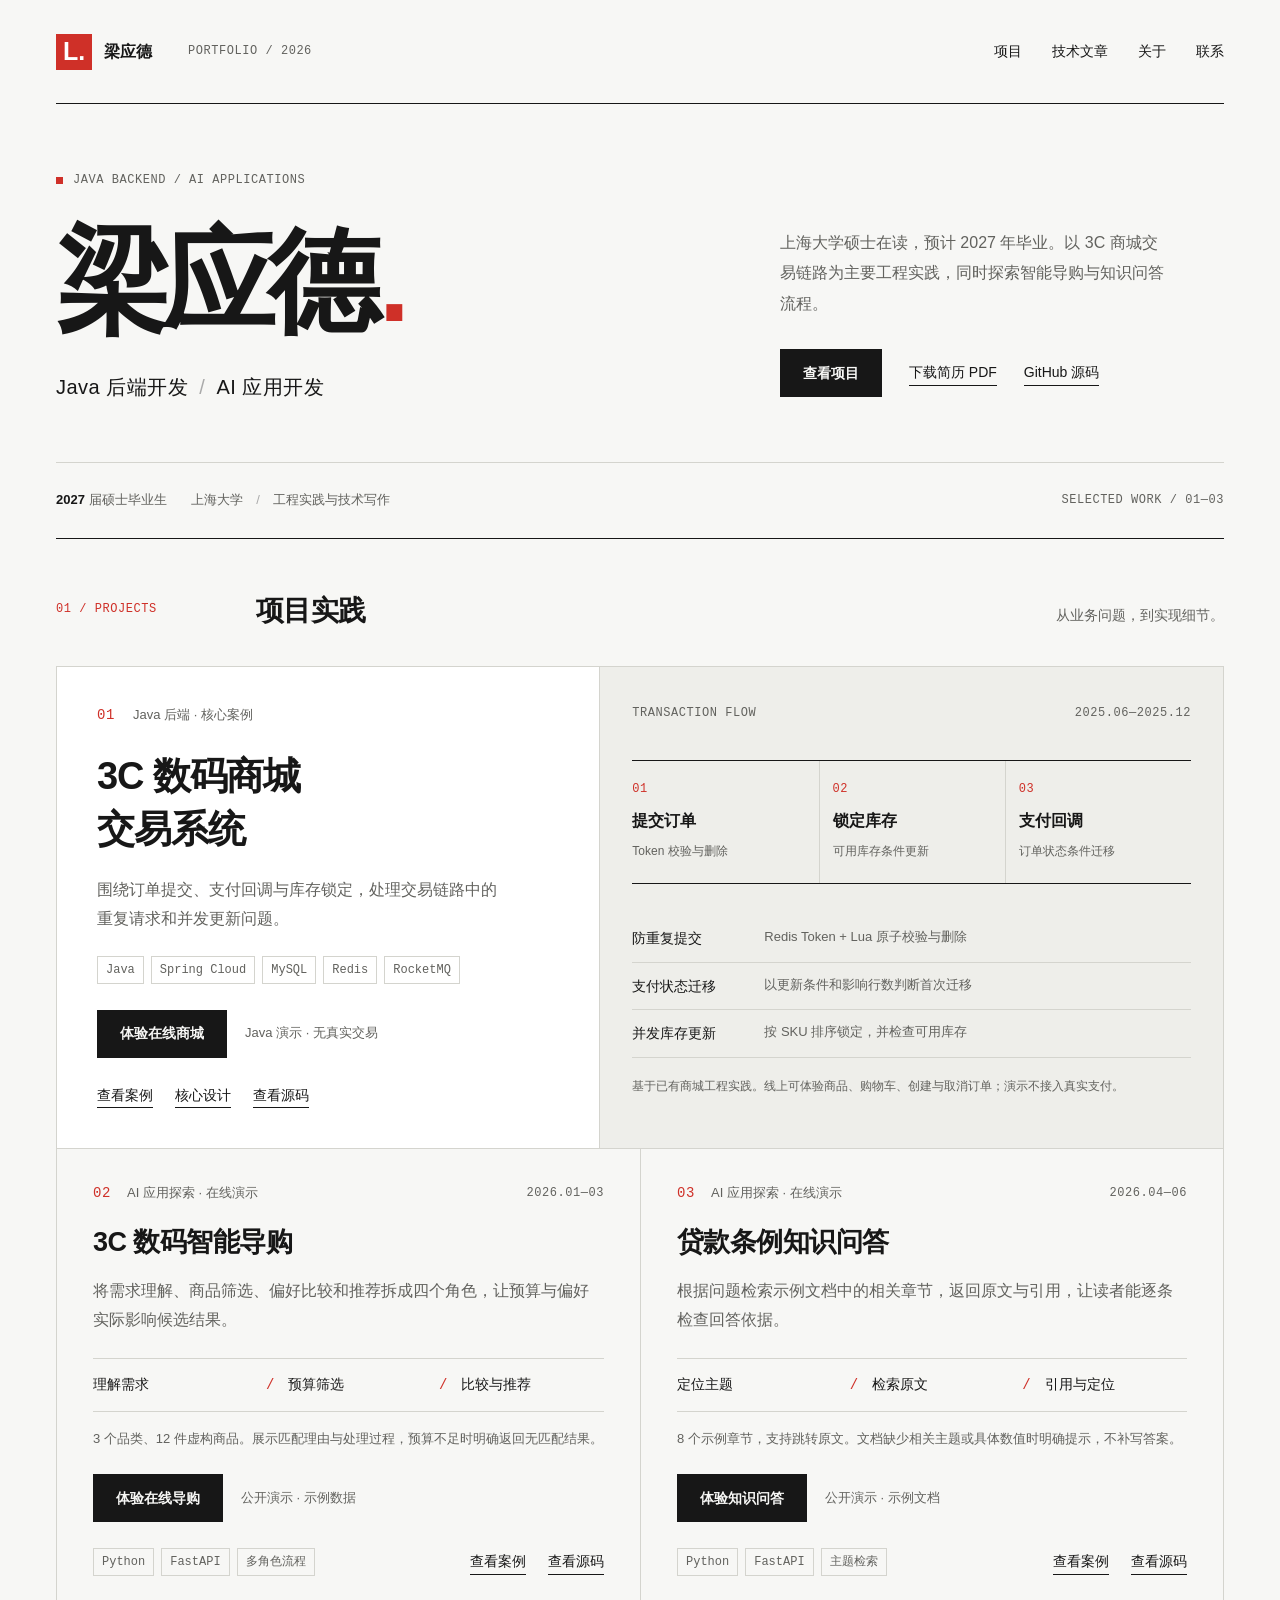
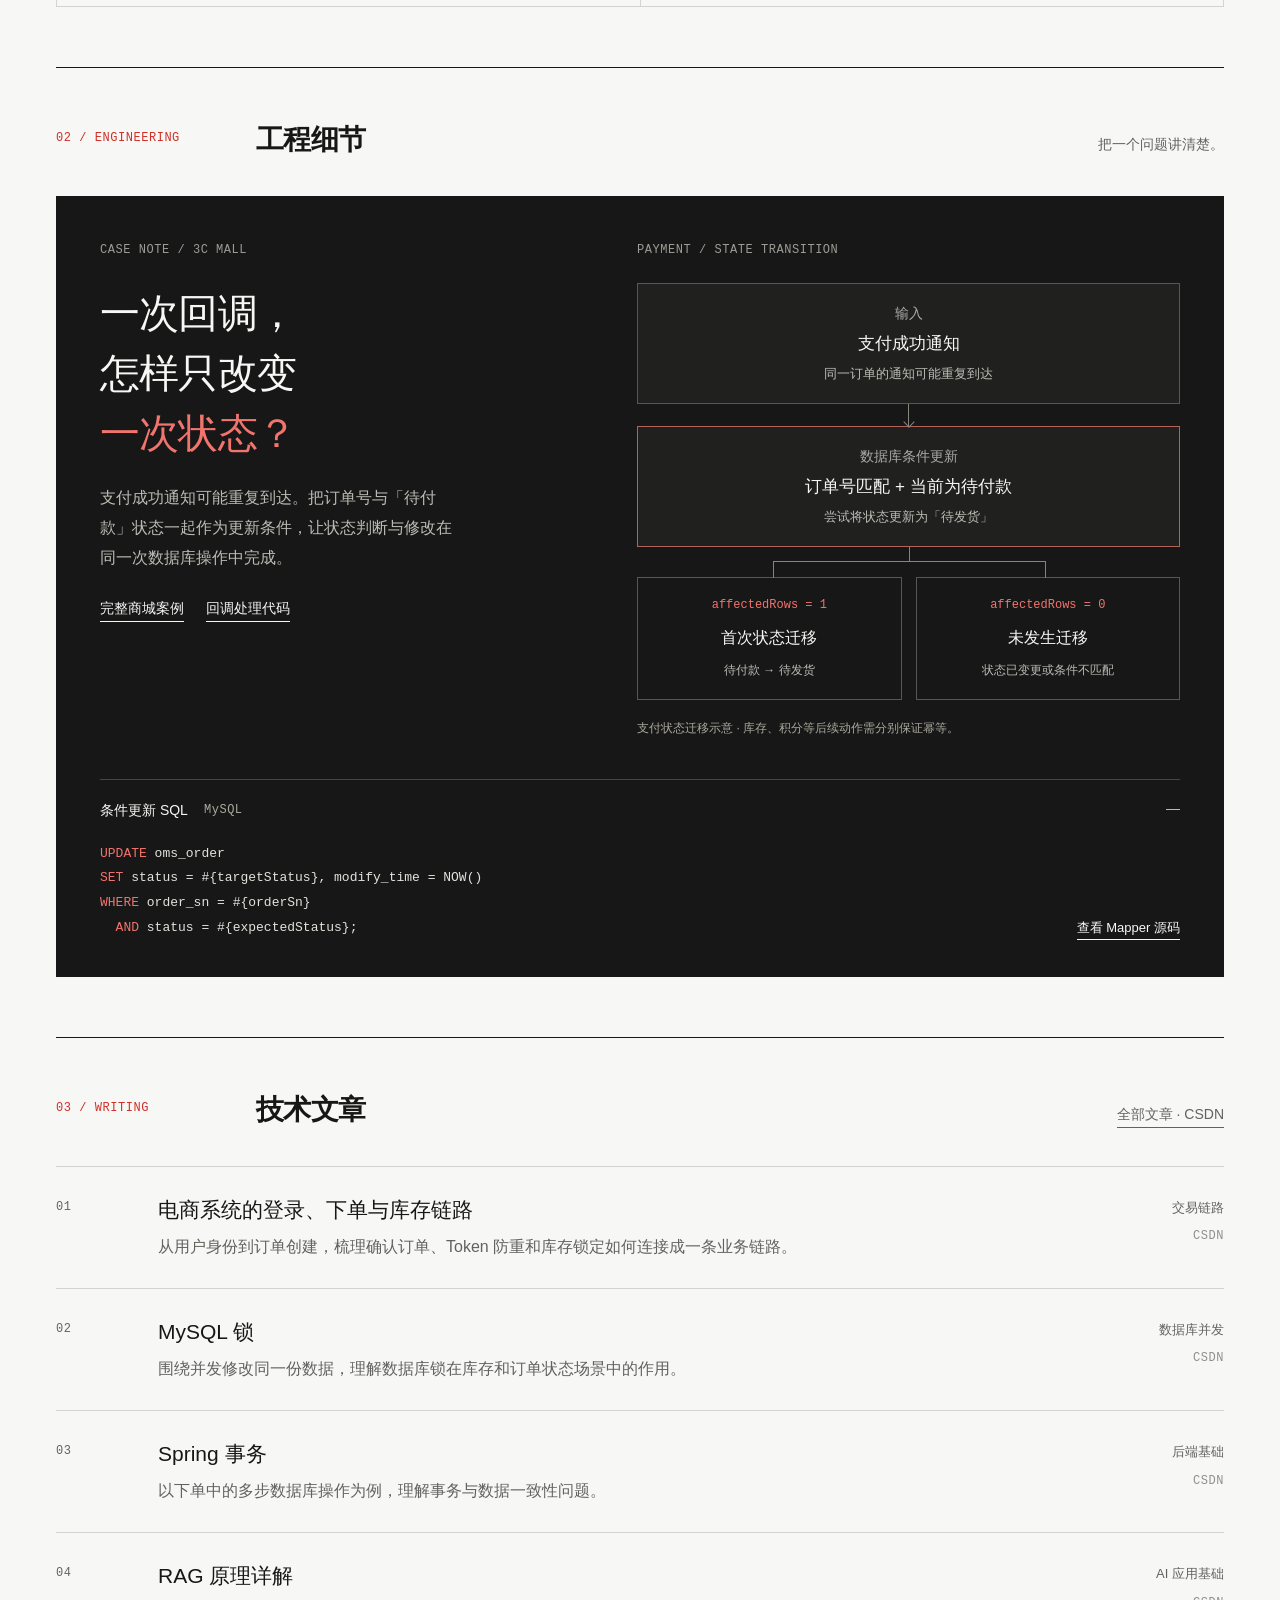
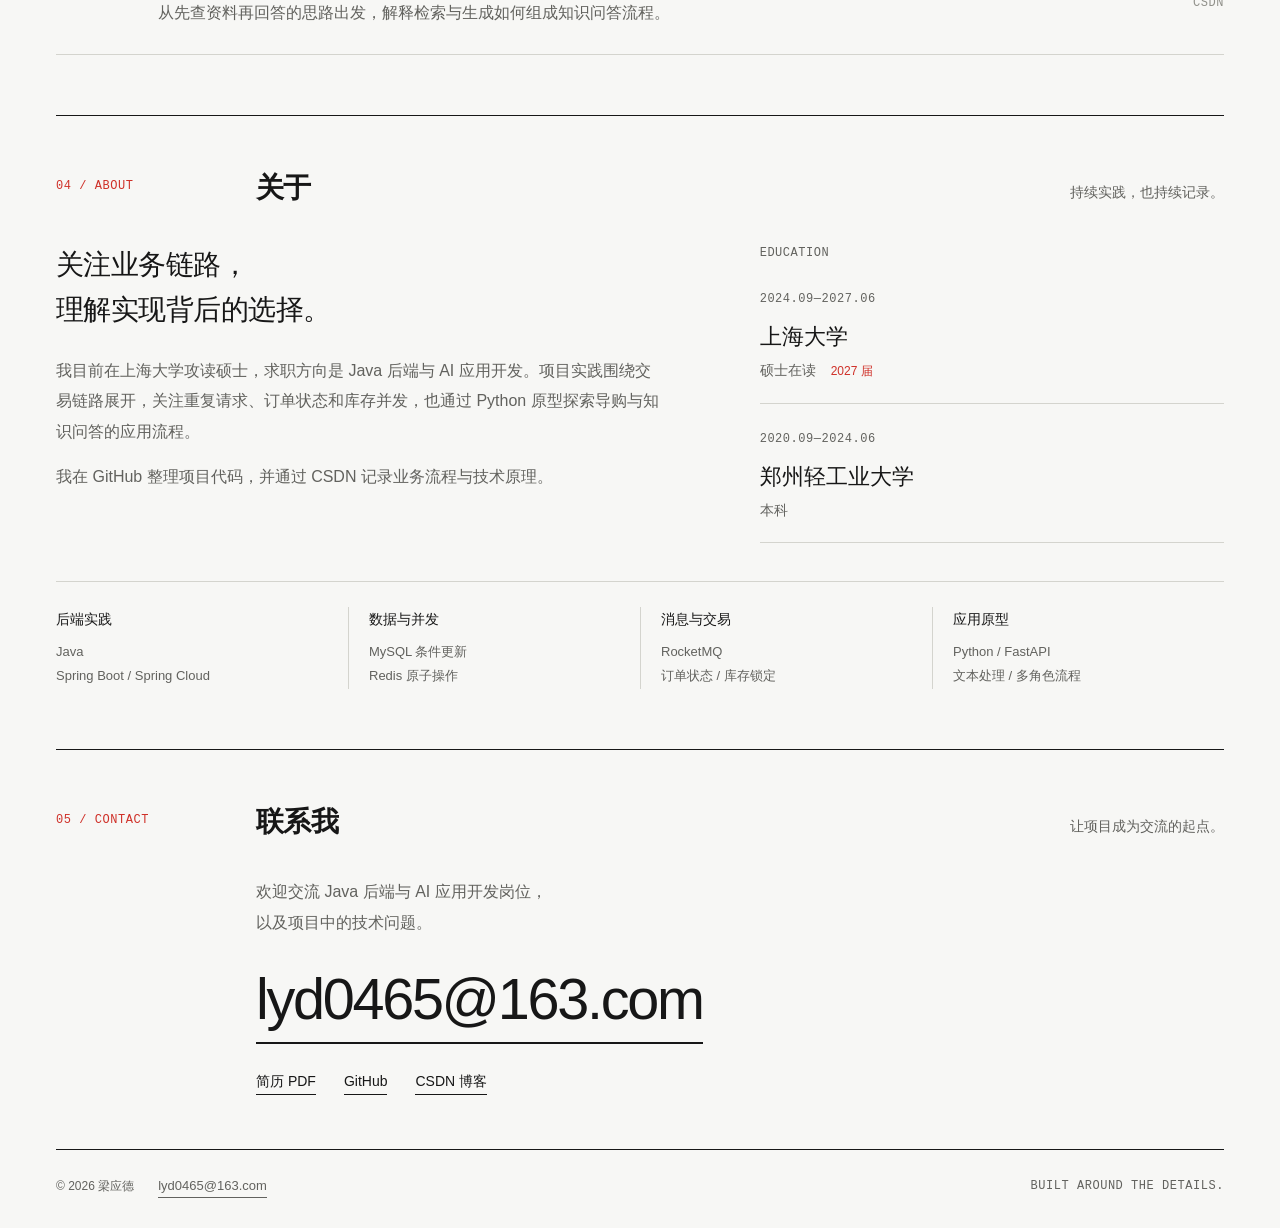
<file: public/index.html>
<!doctype html>
<html lang="zh-CN">
<head>
  <meta charset="UTF-8">
  <meta name="viewport" content="width=device-width, initial-scale=1.0">
  <meta name="description" content="梁应德的个人作品集。上海大学硕士在读，关注 Java 后端开发与 AI 应用开发，展示交易系统实践、在线导购与文档检索演示和技术文章。">
  <meta name="theme-color" content="#f7f7f5">
  <title>梁应德 · Java 后端与 AI 应用作品集</title>
  <link rel="icon" href="./favicon.svg" type="image/svg+xml">
  <link rel="stylesheet" href="./styles.css">
</head>
<body>
  <a class="skip-link" href="#main">跳到主要内容</a>
  <div class="page-shell">
    <header class="site-header">
      <a class="brand" href="#top" aria-label="梁应德，返回顶部"><span class="brand-mark" aria-hidden="true">L.</span><span>梁应德</span></a>
      <span class="header-edition mono">PORTFOLIO / 2026</span>
      <nav aria-label="主导航"><a href="#projects">项目</a><a href="#writing">技术文章</a><a href="#about">关于</a><a href="#contact">联系</a></nav>
    </header>
    <main id="main">
      <section class="hero" id="top" aria-labelledby="hero-title">
        <div class="hero-heading">
          <p class="eyebrow mono"><span class="red-square" aria-hidden="true"></span>JAVA BACKEND / AI APPLICATIONS</p>
          <h1 id="hero-title">梁应德<span class="name-period" aria-hidden="true">.</span></h1>
          <p class="hero-role">Java 后端开发<span aria-hidden="true"> / </span>AI 应用开发</p>
        </div>
        <div class="hero-intro">
          <p>上海大学硕士在读，预计 2027 年毕业。以 3C 商城交易链路为主要工程实践，同时探索智能导购与知识问答流程。</p>
          <div class="hero-actions"><a class="button button-primary" href="#projects">查看项目</a><a class="text-link" href="./files/resume-liang-yingde.pdf" download="LiangYingde-Resume.pdf">下载简历 PDF<span class="sr-only">，精简公开版</span></a><a class="text-link" href="https://github.com/liangyingde007" target="_blank" rel="noopener noreferrer">GitHub 源码<span class="sr-only">，在新标签页打开</span></a></div>
        </div>
        <div class="hero-meta"><span><strong>2027</strong> 届硕士毕业生</span><span>上海大学 <span class="meta-separator" aria-hidden="true">/</span> 工程实践与技术写作</span><span class="mono">SELECTED WORK / 01—03</span></div>
      </section>
      <section class="section-block" id="projects" aria-labelledby="projects-title">
        <div class="section-heading"><p class="section-index mono">01 / PROJECTS</p><h2 id="projects-title">项目实践<span class="heading-note">从业务问题，到实现细节。</span></h2></div>
        <article class="featured-project" aria-labelledby="mall-title">
          <div class="project-main">
            <div class="project-kicker"><span class="mono project-number">01</span><span>Java 后端 · 核心案例</span></div>
            <h3 id="mall-title">3C 数码商城<br>交易系统</h3>
            <p class="project-description">围绕订单提交、支付回调与库存锁定，处理交易链路中的重复请求和并发更新问题。</p>
            <ul class="tags" aria-label="技术栈"><li>Java</li><li>Spring Cloud</li><li>MySQL</li><li>Redis</li><li>RocketMQ</li></ul>
            <div class="project-demo"><a class="button button-primary" href="https://lyd-mall.onrender.com" target="_blank" rel="noopener noreferrer">体验在线商城<span class="sr-only">，在新标签页打开</span></a><span>Java 演示 · 无真实交易</span></div>
            <div class="project-links"><a class="text-link" href="./case-mall.html">查看案例</a><a class="text-link" href="#engineering">核心设计</a><a class="text-link" href="https://github.com/liangyingde007/3c-mall-trade-system" target="_blank" rel="noopener noreferrer">查看源码<span class="sr-only">，在新标签页打开</span></a></div>
          </div>
          <div class="project-detail">
            <div class="detail-topline"><span class="mono">TRANSACTION FLOW</span><span class="mono">2025.06—2025.12</span></div>
            <ol class="transaction-flow" aria-label="下单交易流程示意">
              <li><span class="flow-step mono">01</span><strong>提交订单</strong><span>Token 校验与删除</span></li>
              <li><span class="flow-step mono">02</span><strong>锁定库存</strong><span>可用库存条件更新</span></li>
              <li><span class="flow-step mono">03</span><strong>支付回调</strong><span>订单状态条件迁移</span></li>
            </ol>
            <dl class="engineering-points">
              <div><dt>防重复提交</dt><dd>Redis Token + Lua 原子校验与删除</dd></div>
              <div><dt>支付状态迁移</dt><dd>以更新条件和影响行数判断首次迁移</dd></div>
              <div><dt>并发库存更新</dt><dd>按 SKU 排序锁定，并检查可用库存</dd></div>
            </dl>
            <p class="project-footnote">基于已有商城工程实践。线上可体验商品、购物车、创建与取消订单；演示不接入真实支付。</p>
          </div>
        </article>
        <div class="secondary-projects">
          <article class="secondary-project" aria-labelledby="shopping-title">
            <div class="project-kicker"><span class="mono project-number">02</span><span>AI 应用探索 · 在线演示</span><span class="project-date mono">2026.01—03</span></div>
            <h3 id="shopping-title">3C 数码智能导购</h3>
            <p class="project-description">将需求理解、商品筛选、偏好比较和推荐拆成四个角色，让预算与偏好实际影响候选结果。</p>
            <div class="prototype-flow" aria-label="导购处理流程"><span>理解需求</span><span>预算筛选</span><span>比较与推荐</span></div>
            <p class="prototype-note">3 个品类、12 件虚构商品。展示匹配理由与处理过程，预算不足时明确返回无匹配结果。</p>
            <div class="project-demo"><a class="button button-primary" href="https://lyd-shop.onrender.com" target="_blank" rel="noopener noreferrer">体验在线导购<span class="sr-only">，在新标签页打开</span></a><span>公开演示 · 示例数据</span></div>
            <div class="project-card-bottom"><ul class="tags" aria-label="技术栈"><li>Python</li><li>FastAPI</li><li>多角色流程</li></ul><div class="project-links"><a class="text-link" href="./case-shopping.html">查看案例</a><a class="text-link" href="https://github.com/liangyingde007/multi-agent-shopping-assistant" target="_blank" rel="noopener noreferrer">查看源码<span class="sr-only">，在新标签页打开</span></a></div></div>
          </article>
          <article class="secondary-project" aria-labelledby="loan-title">
            <div class="project-kicker"><span class="mono project-number">03</span><span>AI 应用探索 · 在线演示</span><span class="project-date mono">2026.04—06</span></div>
            <h3 id="loan-title">贷款条例知识问答</h3>
            <p class="project-description">根据问题检索示例文档中的相关章节，返回原文与引用，让读者能逐条检查回答依据。</p>
            <div class="prototype-flow" aria-label="知识问答处理流程"><span>定位主题</span><span>检索原文</span><span>引用与定位</span></div>
            <p class="prototype-note">8 个示例章节，支持跳转原文。文档缺少相关主题或具体数值时明确提示，不补写答案。</p>
            <div class="project-demo"><a class="button button-primary" href="https://lyd-rag.onrender.com" target="_blank" rel="noopener noreferrer">体验知识问答<span class="sr-only">，在新标签页打开</span></a><span>公开演示 · 示例文档</span></div>
            <div class="project-card-bottom"><ul class="tags" aria-label="技术栈"><li>Python</li><li>FastAPI</li><li>主题检索</li></ul><div class="project-links"><a class="text-link" href="./case-loan.html">查看案例</a><a class="text-link" href="https://github.com/liangyingde007/loan-rag-assistant" target="_blank" rel="noopener noreferrer">查看源码<span class="sr-only">，在新标签页打开</span></a></div></div>
          </article>
        </div>
      </section>
      <section class="section-block" id="engineering" aria-labelledby="engineering-title">
        <div class="section-heading"><p class="section-index mono">02 / ENGINEERING</p><h2 id="engineering-title">工程细节<span class="heading-note">把一个问题讲清楚。</span></h2></div>
        <div class="engineering-panel">
          <div class="engineering-copy">
            <p class="eyebrow mono">CASE NOTE / 3C MALL</p>
            <h3>一次回调，<br>怎样只改变<br><span>一次状态？</span></h3>
            <p>支付成功通知可能重复到达。把订单号与「待付款」状态一起作为更新条件，让状态判断与修改在同一次数据库操作中完成。</p>
            <div class="project-links"><a class="text-link" href="./case-mall.html#payment">完整商城案例</a><a class="text-link" href="https://github.com/liangyingde007/3c-mall-trade-system/blob/main/mall-order/src/main/java/com/msb/mall/order/service/impl/OrderServiceImpl.java#L217" target="_blank" rel="noopener noreferrer">回调处理代码<span class="sr-only">，在新标签页打开</span></a></div>
          </div>
          <figure class="payment-diagram" aria-labelledby="payment-caption">
            <figcaption id="payment-caption" class="mono">PAYMENT / STATE TRANSITION</figcaption>
            <div class="diagram-node"><span class="diagram-label">输入</span><strong>支付成功通知</strong><span>同一订单的通知可能重复到达</span></div>
            <div class="diagram-connector" aria-hidden="true"></div>
            <div class="diagram-node diagram-condition"><span class="diagram-label">数据库条件更新</span><strong>订单号匹配 + 当前为待付款</strong><span>尝试将状态更新为「待发货」</span></div>
            <div class="diagram-branches">
              <div class="diagram-result"><span class="mono result-count">affectedRows = 1</span><strong>首次状态迁移</strong><span>待付款 → 待发货</span></div>
              <div class="diagram-result"><span class="mono result-count">affectedRows = 0</span><strong>未发生迁移</strong><span>状态已变更或条件不匹配</span></div>
            </div>
            <p class="diagram-caption">支付状态迁移示意 · 库存、积分等后续动作需分别保证幂等。</p>
          </figure>
          <details class="sql-detail" open>
            <summary><span>条件更新 SQL</span><span class="mono sql-language">MySQL</span><span class="disclosure-sign" aria-hidden="true"></span></summary>
            <div class="sql-content"><pre><code><span class="sql-keyword">UPDATE</span> oms_order
<span class="sql-keyword">SET</span> status = #{targetStatus}, modify_time = NOW()
<span class="sql-keyword">WHERE</span> order_sn = #{orderSn}
  <span class="sql-keyword">AND</span> status = #{expectedStatus};</code></pre><a class="text-link" href="https://github.com/liangyingde007/3c-mall-trade-system/blob/main/mall-order/src/main/resources/mapper/order/OrderDao.xml#L54" target="_blank" rel="noopener noreferrer">查看 Mapper 源码<span class="sr-only">，在新标签页打开</span></a></div>
          </details>
        </div>
      </section>
      <section class="section-block" id="writing" aria-labelledby="writing-title">
        <div class="section-heading"><p class="section-index mono">03 / WRITING</p><h2 id="writing-title">技术文章<a class="text-link heading-note" href="https://blog.csdn.net/2401_83302102" target="_blank" rel="noopener noreferrer">全部文章 · CSDN<span class="sr-only">，在新标签页打开</span></a></h2></div>
        <div class="article-list">
          <a class="article-row" href="https://blog.csdn.net/2401_83302102/article/details/165127628" target="_blank" rel="noopener noreferrer"><span class="article-number mono" aria-hidden="true">01</span><div><h3>电商系统的登录、下单与库存链路</h3><p>从用户身份到订单创建，梳理确认订单、Token 防重和库存锁定如何连接成一条业务链路。</p></div><span class="article-topic">交易链路<span class="article-source mono">CSDN</span></span><span class="sr-only">，在新标签页打开</span></a>
          <a class="article-row" href="https://blog.csdn.net/2401_83302102/article/details/165492757" target="_blank" rel="noopener noreferrer"><span class="article-number mono" aria-hidden="true">02</span><div><h3>MySQL 锁</h3><p>围绕并发修改同一份数据，理解数据库锁在库存和订单状态场景中的作用。</p></div><span class="article-topic">数据库并发<span class="article-source mono">CSDN</span></span><span class="sr-only">，在新标签页打开</span></a>
          <a class="article-row" href="https://blog.csdn.net/2401_83302102/article/details/165492746" target="_blank" rel="noopener noreferrer"><span class="article-number mono" aria-hidden="true">03</span><div><h3>Spring 事务</h3><p>以下单中的多步数据库操作为例，理解事务与数据一致性问题。</p></div><span class="article-topic">后端基础<span class="article-source mono">CSDN</span></span><span class="sr-only">，在新标签页打开</span></a>
          <a class="article-row" href="https://blog.csdn.net/2401_83302102/article/details/165492339" target="_blank" rel="noopener noreferrer"><span class="article-number mono" aria-hidden="true">04</span><div><h3>RAG 原理详解</h3><p>从先查资料再回答的思路出发，解释检索与生成如何组成知识问答流程。</p></div><span class="article-topic">AI 应用基础<span class="article-source mono">CSDN</span></span><span class="sr-only">，在新标签页打开</span></a>
        </div>
      </section>
      <section class="section-block" id="about" aria-labelledby="about-title">
        <div class="section-heading"><p class="section-index mono">04 / ABOUT</p><h2 id="about-title">关于<span class="heading-note">持续实践，也持续记录。</span></h2></div>
        <div class="about-grid">
          <div class="about-intro"><p class="about-lead">关注业务链路，<br>理解实现背后的选择。</p><p>我目前在上海大学攻读硕士，求职方向是 Java 后端与 AI 应用开发。项目实践围绕交易链路展开，关注重复请求、订单状态和库存并发，也通过 Python 原型探索导购与知识问答的应用流程。</p><p>我在 GitHub 整理项目代码，并通过 CSDN 记录业务流程与技术原理。</p></div>
          <div class="education"><p class="small-heading mono">EDUCATION</p><div class="education-item"><span class="education-date mono">2024.09—2027.06</span><h3>上海大学</h3><p>硕士在读<span class="education-label">2027 届</span></p></div><div class="education-item"><span class="education-date mono">2020.09—2024.06</span><h3>郑州轻工业大学</h3><p>本科</p></div></div>
        </div>
        <dl class="capability-grid"><div><dt>后端实践</dt><dd>Java<br>Spring Boot / Spring Cloud</dd></div><div><dt>数据与并发</dt><dd>MySQL 条件更新<br>Redis 原子操作</dd></div><div><dt>消息与交易</dt><dd>RocketMQ<br>订单状态 / 库存锁定</dd></div><div><dt>应用原型</dt><dd>Python / FastAPI<br>文本处理 / 多角色流程</dd></div></dl>
      </section>
      <section class="section-block contact-section" id="contact" aria-labelledby="contact-title">
        <div class="section-heading"><p class="section-index mono">05 / CONTACT</p><h2 id="contact-title">联系我<span class="heading-note">让项目成为交流的起点。</span></h2></div>
        <div class="contact-content"><p>欢迎交流 Java 后端与 AI 应用开发岗位，<br class="desktop-break">以及项目中的技术问题。</p><a class="contact-email" href="mailto:lyd0465@163.com">lyd0465@163.com</a><div class="contact-links"><a class="text-link" href="./files/resume-liang-yingde.pdf" download="LiangYingde-Resume.pdf">简历 PDF<span class="sr-only">，精简公开版</span></a><a class="text-link" href="https://github.com/liangyingde007" target="_blank" rel="noopener noreferrer">GitHub<span class="sr-only">，在新标签页打开</span></a><a class="text-link" href="https://blog.csdn.net/2401_83302102" target="_blank" rel="noopener noreferrer">CSDN 博客<span class="sr-only">，在新标签页打开</span></a></div></div>
      </section>
    </main>
    <footer class="site-footer"><span>© 2026 梁应德</span><a class="text-link" href="mailto:lyd0465@163.com">lyd0465@163.com</a><span class="mono">BUILT AROUND THE DETAILS.</span></footer>
  </div>
</body>
</html>
</file>
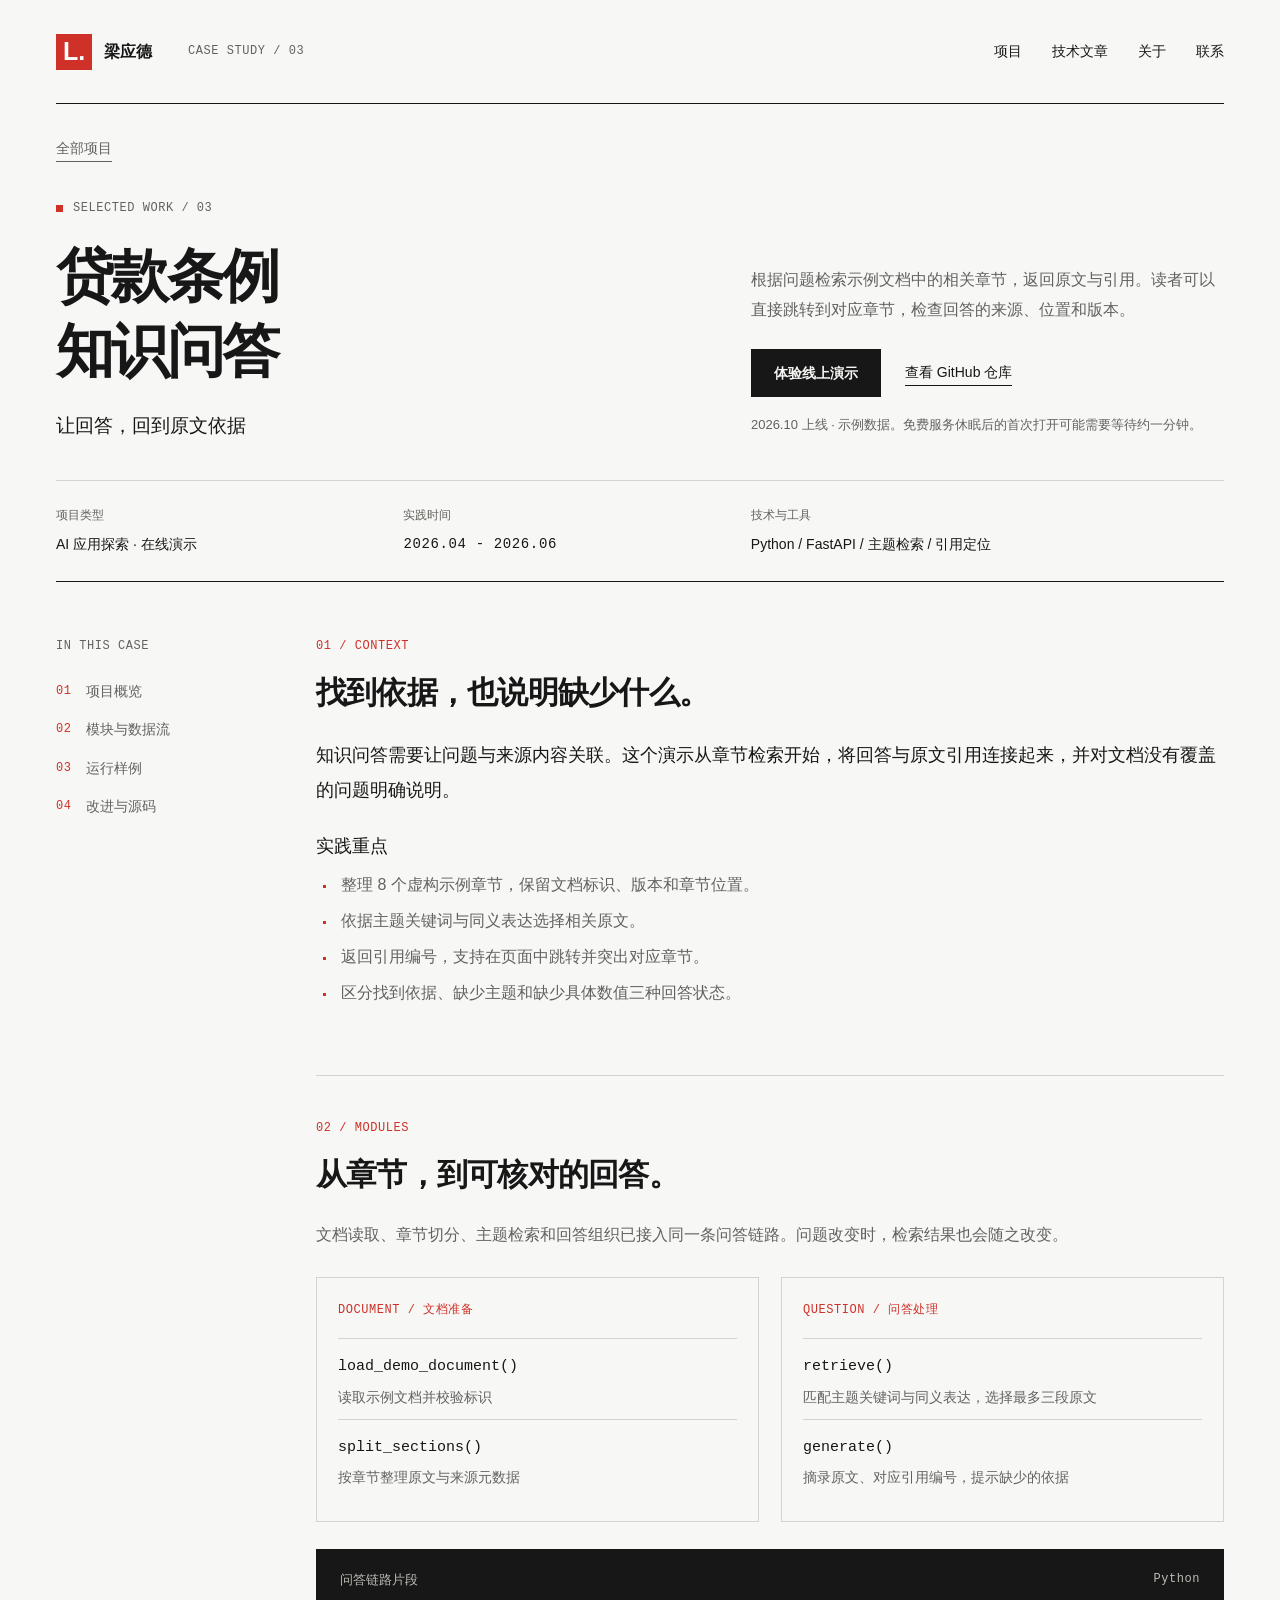
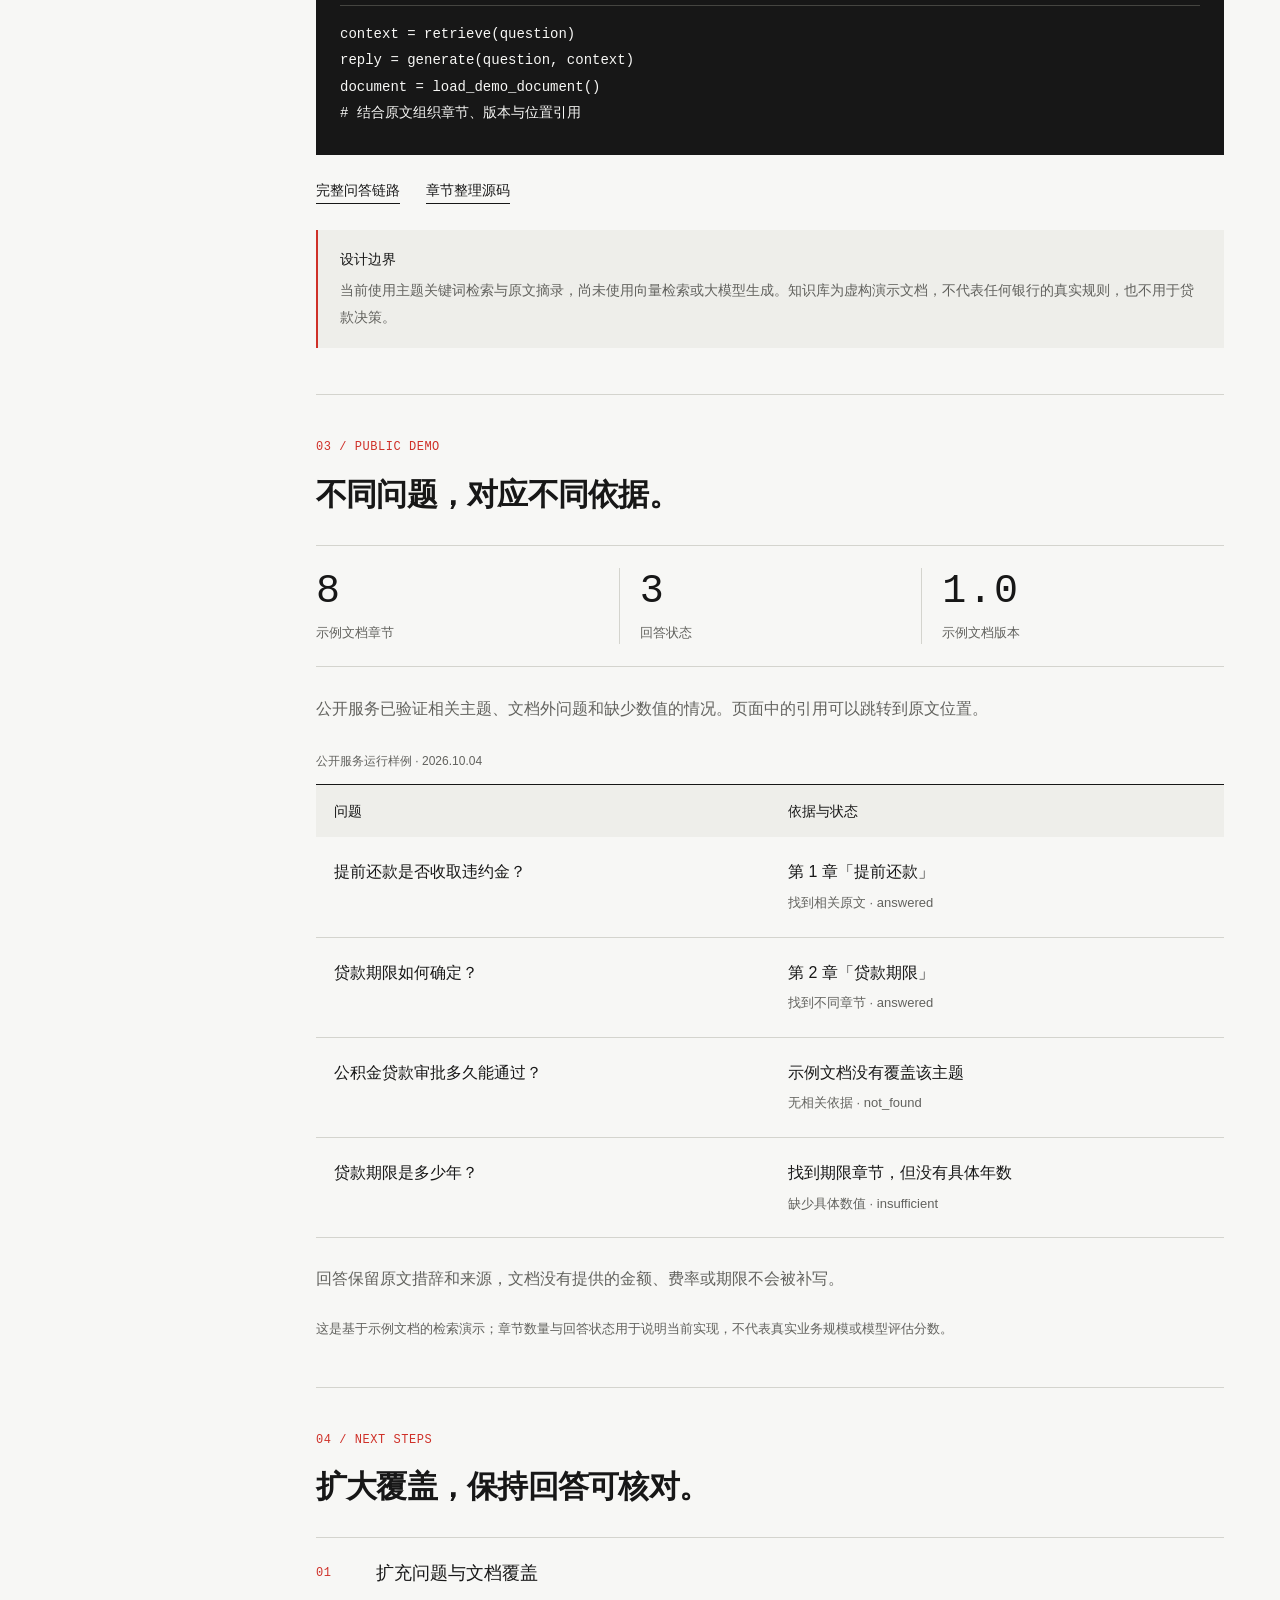
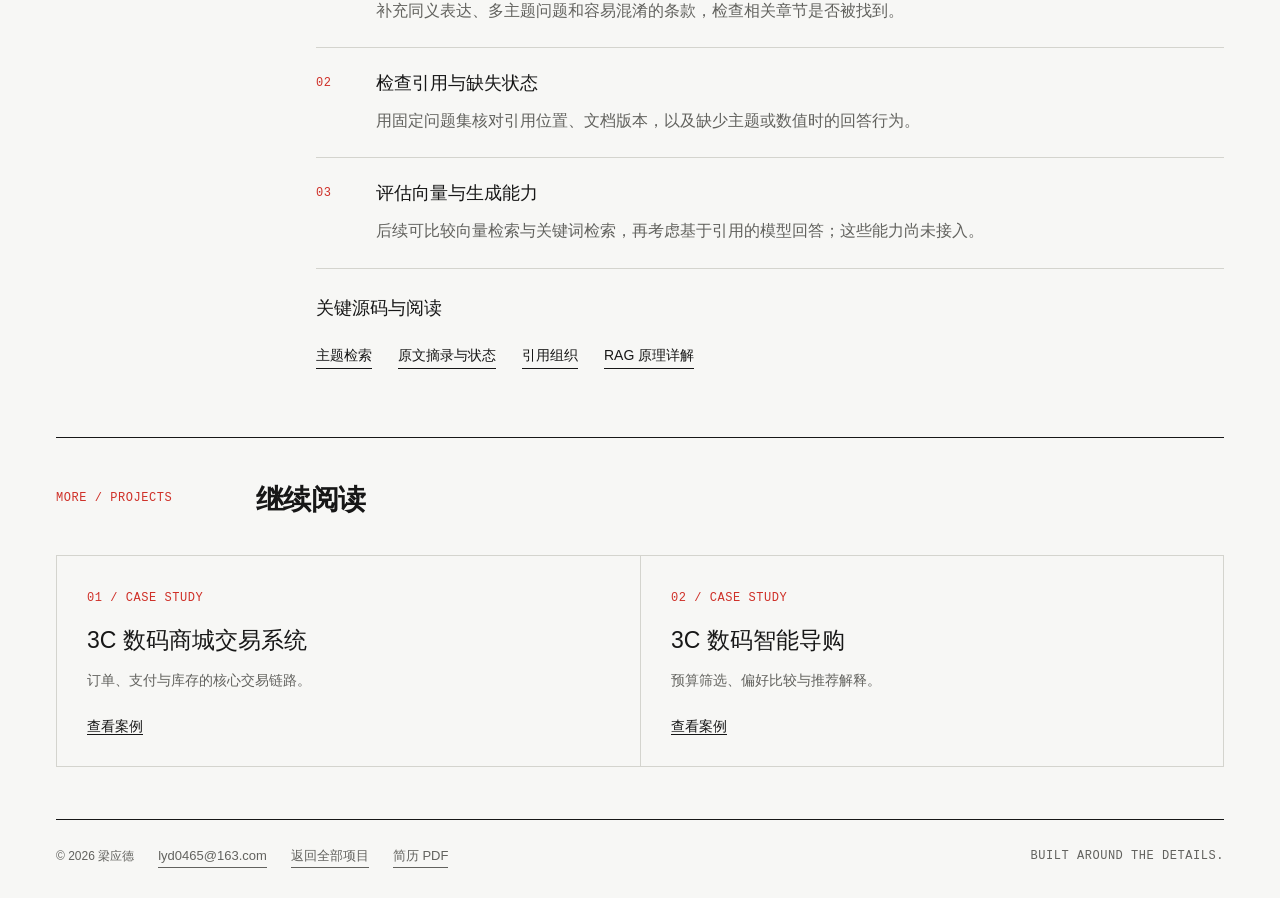
<file: public/case-loan.html>
<!doctype html>
<html lang="zh-CN">
<head><meta charset="UTF-8"><meta name="viewport" content="width=device-width, initial-scale=1.0"><meta name="description" content="根据问题检索示例文档中的相关章节，返回原文与引用。读者可以直接跳转到对应章节，检查回答的来源、位置和版本。"><meta name="theme-color" content="#f7f7f5"><title>贷款条例知识问答 · 梁应德作品集</title><link rel="icon" href="./favicon.svg" type="image/svg+xml"><link rel="stylesheet" href="./styles.css"><link rel="stylesheet" href="./case-studies.css"></head>
<body><a class="skip-link" href="#main">跳到主要内容</a><div class="page-shell"><header class="site-header"><a class="brand" href="./index.html" aria-label="梁应德，返回首页"><span class="brand-mark" aria-hidden="true">L.</span><span>梁应德</span></a><span class="header-edition mono">CASE STUDY / 03</span><nav aria-label="主导航"><a href="./index.html#projects">项目</a><a href="./index.html#writing">技术文章</a><a href="./index.html#about">关于</a><a href="./index.html#contact">联系</a></nav></header>
<main id="main">
<section class="case-hero" aria-labelledby="case-title"><a class="text-link case-back" href="./index.html#projects">全部项目</a><p class="eyebrow mono"><span class="red-square" aria-hidden="true"></span>SELECTED WORK / 03</p><div class="case-hero-grid"><div><h1 id="case-title">贷款条例<br>知识问答</h1><p class="case-subtitle">让回答，回到原文依据</p></div><div class="case-hero-intro"><p>根据问题检索示例文档中的相关章节，返回原文与引用。读者可以直接跳转到对应章节，检查回答的来源、位置和版本。</p><div class="case-actions"><a class="button button-primary" href="https://lyd-rag.onrender.com" target="_blank" rel="noopener noreferrer">体验线上演示<span class="sr-only">，在新标签页打开</span></a><a class="text-link" href="https://github.com/liangyingde007/loan-rag-assistant" target="_blank" rel="noopener noreferrer">查看 GitHub 仓库<span class="sr-only">，在新标签页打开</span></a></div><p class="demo-note">2026.10 上线 · 示例数据。免费服务休眠后的首次打开可能需要等待约一分钟。</p></div></div><dl class="case-meta"><div><dt>项目类型</dt><dd>AI 应用探索 · 在线演示</dd></div><div><dt>实践时间</dt><dd class="mono">2026.04 - 2026.06</dd></div><div><dt>技术与工具</dt><dd>Python / FastAPI / 主题检索 / 引用定位</dd></div></dl></section>
<div class="case-layout"><aside class="case-sidebar"><p class="mono">IN THIS CASE</p><nav aria-label="案例目录"><a href="#overview"><span class="mono">01</span>项目概览</a><a href="#modules"><span class="mono">02</span>模块与数据流</a><a href="#samples"><span class="mono">03</span>运行样例</a><a href="#iteration"><span class="mono">04</span>改进与源码</a></nav></aside><article class="case-content" aria-label="贷款条例知识问答详细说明">
<section class="case-section" id="overview"><p class="case-section-index mono">01 / CONTEXT</p><h2>找到依据，也说明缺少什么。</h2><p class="case-lead">知识问答需要让问题与来源内容关联。这个演示从章节检索开始，将回答与原文引用连接起来，并对文档没有覆盖的问题明确说明。</p><h3>实践重点</h3><ul class="case-list"><li>整理 8 个虚构示例章节，保留文档标识、版本和章节位置。</li><li>依据主题关键词与同义表达选择相关原文。</li><li>返回引用编号，支持在页面中跳转并突出对应章节。</li><li>区分找到依据、缺少主题和缺少具体数值三种回答状态。</li></ul></section>
<section class="case-section" id="modules"><p class="case-section-index mono">02 / MODULES</p><h2>从章节，到可核对的回答。</h2><p>文档读取、章节切分、主题检索和回答组织已接入同一条问答链路。问题改变时，检索结果也会随之改变。</p><div class="module-paths"><div><p class="mono">DOCUMENT / 文档准备</p><ol><li><strong>load_demo_document()</strong><span>读取示例文档并校验标识</span></li><li><strong>split_sections()</strong><span>按章节整理原文与来源元数据</span></li></ol></div><div><p class="mono">QUESTION / 问答处理</p><ol><li><strong>retrieve()</strong><span>匹配主题关键词与同义表达，选择最多三段原文</span></li><li><strong>generate()</strong><span>摘录原文、对应引用编号，提示缺少的依据</span></li></ol></div></div><div class="case-code"><div class="code-heading"><span>问答链路片段</span><span class="mono">Python</span></div><pre tabindex="0" aria-label="Python 代码，可横向滚动"><code>context = retrieve(question)
reply = generate(question, context)
document = load_demo_document()
<span class="code-comment"># 结合原文组织章节、版本与位置引用</span></code></pre></div><div class="source-links"><a class="text-link" href="https://github.com/liangyingde007/loan-rag-assistant/blob/master/rag/pipeline.py" target="_blank" rel="noopener noreferrer">完整问答链路<span class="sr-only">，在新标签页打开</span></a><a class="text-link" href="https://github.com/liangyingde007/loan-rag-assistant/blob/master/rag/splitter.py" target="_blank" rel="noopener noreferrer">章节整理源码<span class="sr-only">，在新标签页打开</span></a></div><div class="case-boundary"><h3>设计边界</h3><p>当前使用主题关键词检索与原文摘录，尚未使用向量检索或大模型生成。知识库为虚构演示文档，不代表任何银行的真实规则，也不用于贷款决策。</p></div></section>
<section class="case-section" id="samples"><p class="case-section-index mono">03 / PUBLIC DEMO</p><h2>不同问题，对应不同依据。</h2><div class="sample-metrics"><div><strong class="mono">8</strong><span>示例文档章节</span></div><div><strong class="mono">3</strong><span>回答状态</span></div><div><strong class="mono">1.0</strong><span>示例文档版本</span></div></div><p>公开服务已验证相关主题、文档外问题和缺少数值的情况。页面中的引用可以跳转到原文位置。</p><div class="sample-table-wrap" tabindex="0" aria-label="知识问答样例结果表，可横向滚动"><table class="sample-table"><caption>公开服务运行样例 · 2026.10.04</caption><thead><tr><th scope="col">问题</th><th scope="col">依据与状态</th></tr></thead><tbody><tr><td>提前还款是否收取违约金？</td><td>第 1 章「提前还款」<br><span class="result-meta">找到相关原文 · answered</span></td></tr><tr><td>贷款期限如何确定？</td><td>第 2 章「贷款期限」<br><span class="result-meta">找到不同章节 · answered</span></td></tr><tr><td>公积金贷款审批多久能通过？</td><td>示例文档没有覆盖该主题<br><span class="result-meta">无相关依据 · not_found</span></td></tr><tr><td>贷款期限是多少年？</td><td>找到期限章节，但没有具体年数<br><span class="result-meta">缺少具体数值 · insufficient</span></td></tr></tbody></table></div><p>回答保留原文措辞和来源，文档没有提供的金额、费率或期限不会被补写。</p><p class="case-note">这是基于示例文档的检索演示；章节数量与回答状态用于说明当前实现，不代表真实业务规模或模型评估分数。</p></section>
<section class="case-section" id="iteration"><p class="case-section-index mono">04 / NEXT STEPS</p><h2>扩大覆盖，保持回答可核对。</h2><ol class="iteration-list"><li><span class="mono">01</span><div><h3>扩充问题与文档覆盖</h3><p>补充同义表达、多主题问题和容易混淆的条款，检查相关章节是否被找到。</p></div></li><li><span class="mono">02</span><div><h3>检查引用与缺失状态</h3><p>用固定问题集核对引用位置、文档版本，以及缺少主题或数值时的回答行为。</p></div></li><li><span class="mono">03</span><div><h3>评估向量与生成能力</h3><p>后续可比较向量检索与关键词检索，再考虑基于引用的模型回答；这些能力尚未接入。</p></div></li></ol><h3>关键源码与阅读</h3><div class="source-links"><a class="text-link" href="https://github.com/liangyingde007/loan-rag-assistant/blob/master/rag/retriever.py" target="_blank" rel="noopener noreferrer">主题检索<span class="sr-only">，在新标签页打开</span></a><a class="text-link" href="https://github.com/liangyingde007/loan-rag-assistant/blob/master/rag/generator.py" target="_blank" rel="noopener noreferrer">原文摘录与状态<span class="sr-only">，在新标签页打开</span></a><a class="text-link" href="https://github.com/liangyingde007/loan-rag-assistant/blob/master/rag/pipeline.py" target="_blank" rel="noopener noreferrer">引用组织<span class="sr-only">，在新标签页打开</span></a><a class="text-link" href="https://blog.csdn.net/2401_83302102/article/details/165492339" target="_blank" rel="noopener noreferrer">RAG 原理详解<span class="sr-only">，在新标签页打开</span></a></div></section></article></div>
<section class="other-cases" aria-labelledby="other-title"><div class="section-heading"><p class="section-index mono">MORE / PROJECTS</p><h2 id="other-title">继续阅读</h2></div><div class="other-case-grid"><a href="./case-mall.html" class="other-case"><span class="mono">01 / CASE STUDY</span><h3>3C 数码商城交易系统</h3><p>订单、支付与库存的核心交易链路。</p><span class="other-case-label">查看案例</span></a><a href="./case-shopping.html" class="other-case"><span class="mono">02 / CASE STUDY</span><h3>3C 数码智能导购</h3><p>预算筛选、偏好比较与推荐解释。</p><span class="other-case-label">查看案例</span></a></div></section>
</main><footer class="site-footer"><span>© 2026 梁应德</span><a class="text-link" href="mailto:lyd0465@163.com">lyd0465@163.com</a><a class="text-link" href="./index.html#projects">返回全部项目</a><a class="text-link" href="./files/resume-liang-yingde.pdf" download="LiangYingde-Resume.pdf">简历 PDF<span class="sr-only">，精简公开版</span></a><span class="mono">BUILT AROUND THE DETAILS.</span></footer></div></body></html>
</file>
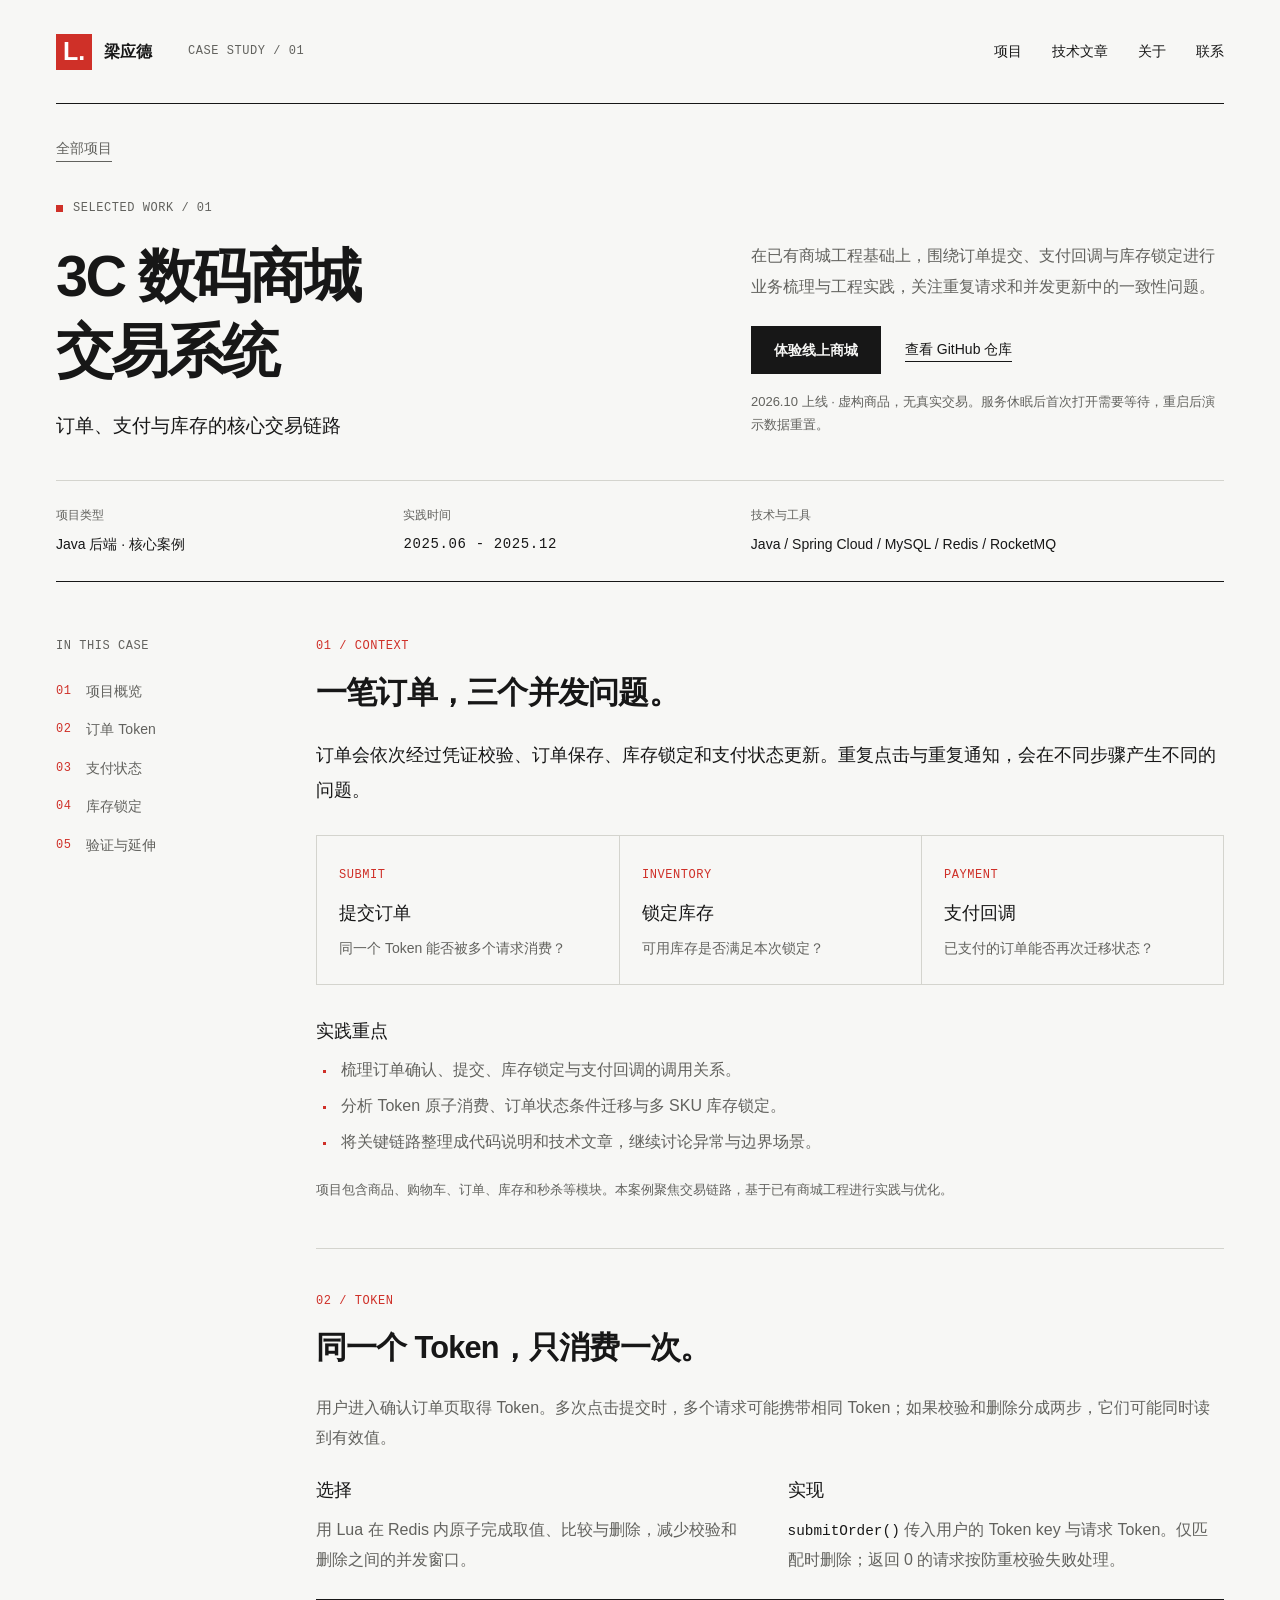
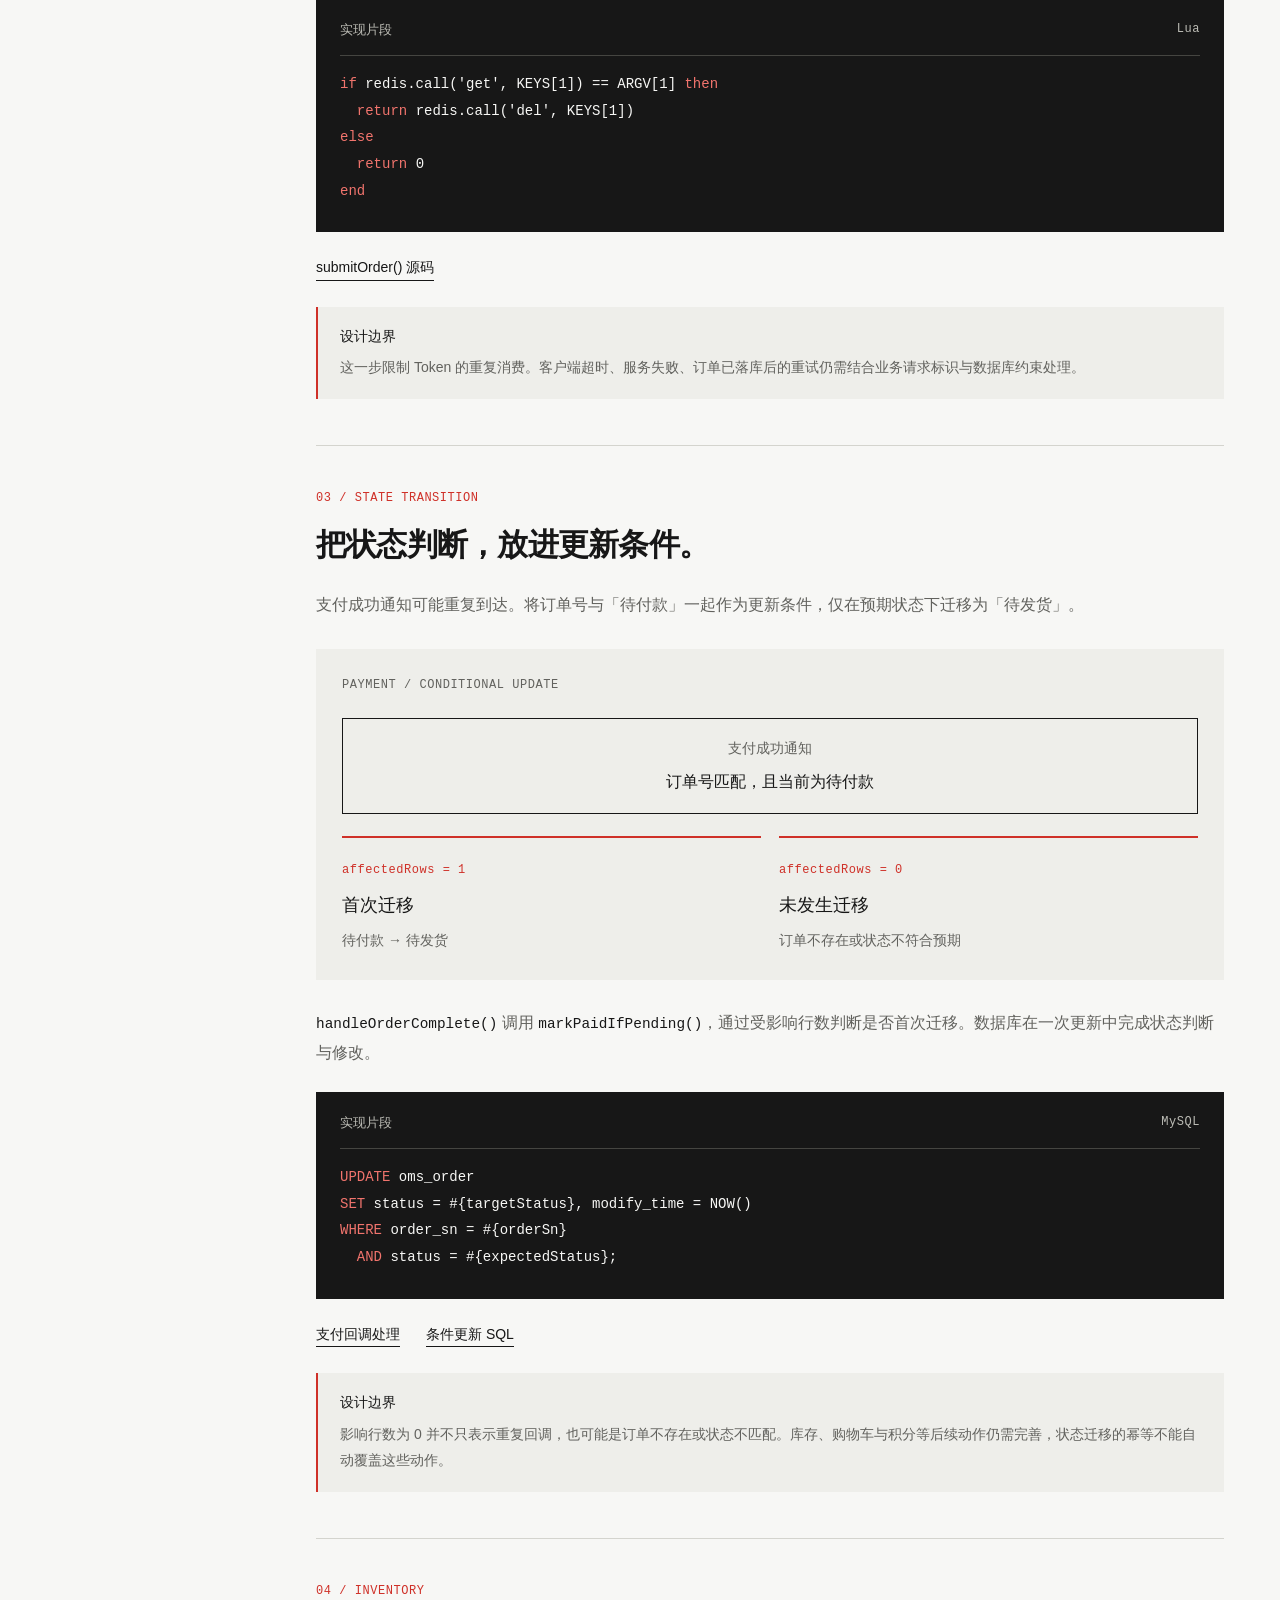
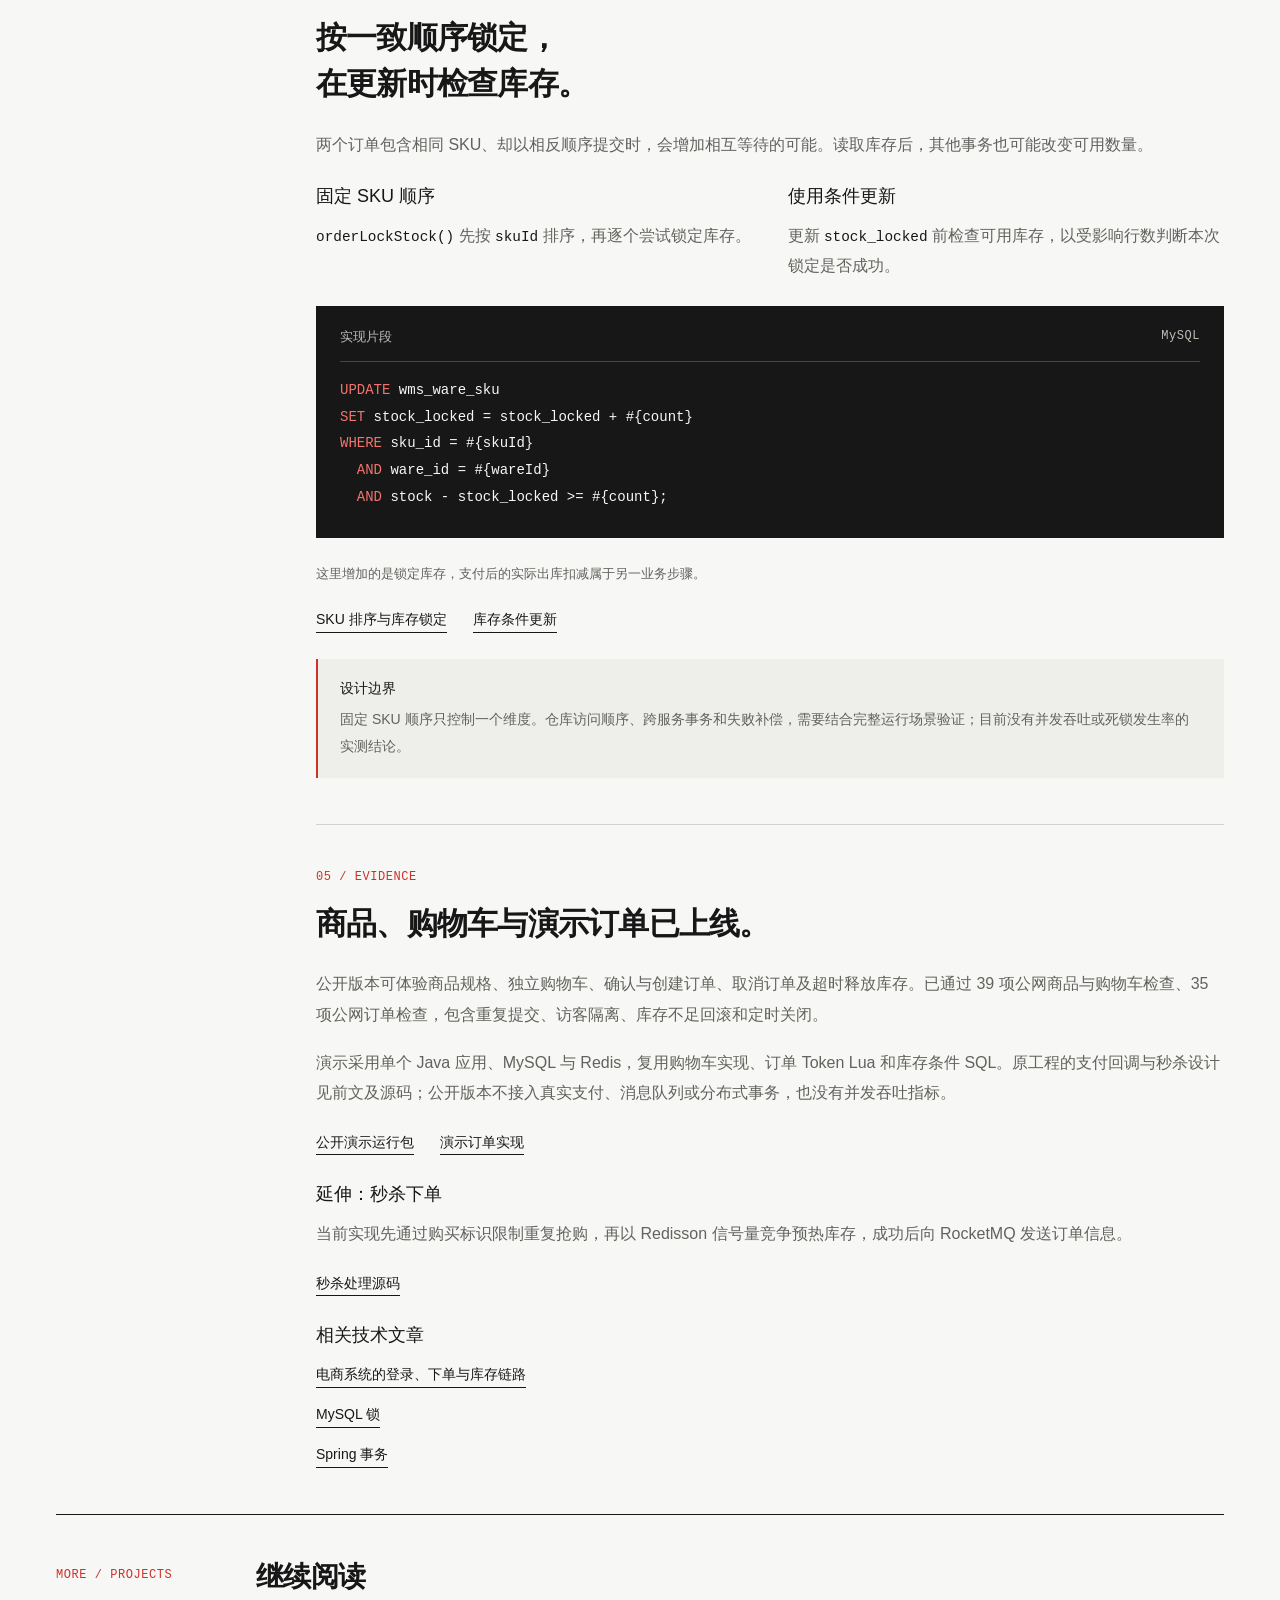
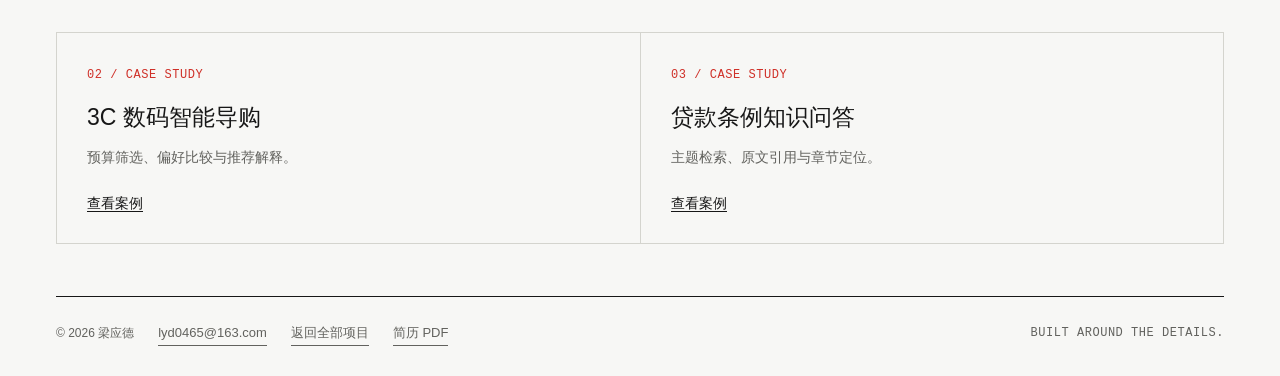
<file: public/case-mall.html>
<!doctype html>
<html lang="zh-CN">
<head><meta charset="UTF-8"><meta name="viewport" content="width=device-width, initial-scale=1.0"><meta name="description" content="在已有商城工程基础上，围绕订单提交、支付回调与库存锁定进行业务梳理与工程实践，关注重复请求和并发更新中的一致性问题。"><meta name="theme-color" content="#f7f7f5"><title>3C 数码商城交易系统 · 梁应德作品集</title><link rel="icon" href="./favicon.svg" type="image/svg+xml"><link rel="stylesheet" href="./styles.css"><link rel="stylesheet" href="./case-studies.css"></head>
<body><a class="skip-link" href="#main">跳到主要内容</a><div class="page-shell"><header class="site-header"><a class="brand" href="./index.html" aria-label="梁应德，返回首页"><span class="brand-mark" aria-hidden="true">L.</span><span>梁应德</span></a><span class="header-edition mono">CASE STUDY / 01</span><nav aria-label="主导航"><a href="./index.html#projects">项目</a><a href="./index.html#writing">技术文章</a><a href="./index.html#about">关于</a><a href="./index.html#contact">联系</a></nav></header>
<main id="main">
<section class="case-hero" aria-labelledby="case-title"><a class="text-link case-back" href="./index.html#projects">全部项目</a><p class="eyebrow mono"><span class="red-square" aria-hidden="true"></span>SELECTED WORK / 01</p><div class="case-hero-grid"><div><h1 id="case-title">3C 数码商城<br>交易系统</h1><p class="case-subtitle">订单、支付与库存的核心交易链路</p></div><div class="case-hero-intro"><p>在已有商城工程基础上，围绕订单提交、支付回调与库存锁定进行业务梳理与工程实践，关注重复请求和并发更新中的一致性问题。</p><div class="case-actions"><a class="button button-primary" href="https://lyd-mall.onrender.com" target="_blank" rel="noopener noreferrer">体验线上商城<span class="sr-only">，在新标签页打开</span></a><a class="text-link" href="https://github.com/liangyingde007/3c-mall-trade-system" target="_blank" rel="noopener noreferrer">查看 GitHub 仓库<span class="sr-only">，在新标签页打开</span></a></div><p class="demo-note">2026.10 上线 · 虚构商品，无真实交易。服务休眠后首次打开需要等待，重启后演示数据重置。</p></div></div><dl class="case-meta"><div><dt>项目类型</dt><dd>Java 后端 · 核心案例</dd></div><div><dt>实践时间</dt><dd class="mono">2025.06 - 2025.12</dd></div><div><dt>技术与工具</dt><dd>Java / Spring Cloud / MySQL / Redis / RocketMQ</dd></div></dl></section>
<div class="case-layout"><aside class="case-sidebar"><p class="mono">IN THIS CASE</p><nav aria-label="案例目录"><a href="#overview"><span class="mono">01</span>项目概览</a><a href="#token"><span class="mono">02</span>订单 Token</a><a href="#payment"><span class="mono">03</span>支付状态</a><a href="#inventory"><span class="mono">04</span>库存锁定</a><a href="#verification"><span class="mono">05</span>验证与延伸</a></nav></aside><article class="case-content" aria-label="3C 数码商城交易系统详细说明">
<section class="case-section" id="overview"><p class="case-section-index mono">01 / CONTEXT</p><h2>一笔订单，三个并发问题。</h2><p class="case-lead">订单会依次经过凭证校验、订单保存、库存锁定和支付状态更新。重复点击与重复通知，会在不同步骤产生不同的问题。</p>
<ol class="case-flow" aria-label="交易链路与问题示意"><li><span class="mono">SUBMIT</span><h3>提交订单</h3><p>同一个 Token 能否被多个请求消费？</p></li><li><span class="mono">INVENTORY</span><h3>锁定库存</h3><p>可用库存是否满足本次锁定？</p></li><li><span class="mono">PAYMENT</span><h3>支付回调</h3><p>已支付的订单能否再次迁移状态？</p></li></ol>
<h3>实践重点</h3><ul class="case-list"><li>梳理订单确认、提交、库存锁定与支付回调的调用关系。</li><li>分析 Token 原子消费、订单状态条件迁移与多 SKU 库存锁定。</li><li>将关键链路整理成代码说明和技术文章，继续讨论异常与边界场景。</li></ul>
<p class="case-note">项目包含商品、购物车、订单、库存和秒杀等模块。本案例聚焦交易链路，基于已有商城工程进行实践与优化。</p></section>
<section class="case-section" id="token"><p class="case-section-index mono">02 / TOKEN</p><h2>同一个 Token，只消费一次。</h2><p>用户进入确认订单页取得 Token。多次点击提交时，多个请求可能携带相同 Token；如果校验和删除分成两步，它们可能同时读到有效值。</p>
<div class="decision-grid"><div><h3>选择</h3><p>用 Lua 在 Redis 内原子完成取值、比较与删除，减少校验和删除之间的并发窗口。</p></div><div><h3>实现</h3><p><code>submitOrder()</code> 传入用户的 Token key 与请求 Token。仅匹配时删除；返回 0 的请求按防重校验失败处理。</p></div></div>
<div class="case-code"><div class="code-heading"><span>实现片段</span><span class="mono">Lua</span></div><pre tabindex="0" aria-label="Lua 代码，可横向滚动"><code><span class="sql-keyword">if</span> redis.call('get', KEYS[1]) == ARGV[1] <span class="sql-keyword">then</span>
  <span class="sql-keyword">return</span> redis.call('del', KEYS[1])
<span class="sql-keyword">else</span>
  <span class="sql-keyword">return</span> 0
<span class="sql-keyword">end</span></code></pre></div>
<div class="source-links"><a class="text-link" href="https://github.com/liangyingde007/3c-mall-trade-system/blob/main/mall-order/src/main/java/com/msb/mall/order/service/impl/OrderServiceImpl.java#L158" target="_blank" rel="noopener noreferrer">submitOrder() 源码<span class="sr-only">，在新标签页打开</span></a></div>
<div class="case-boundary"><h3>设计边界</h3><p>这一步限制 Token 的重复消费。客户端超时、服务失败、订单已落库后的重试仍需结合业务请求标识与数据库约束处理。</p></div></section>
<section class="case-section" id="payment"><p class="case-section-index mono">03 / STATE TRANSITION</p><h2>把状态判断，放进更新条件。</h2><p>支付成功通知可能重复到达。将订单号与「待付款」一起作为更新条件，仅在预期状态下迁移为「待发货」。</p>
<figure class="case-state-figure"><figcaption class="mono">PAYMENT / CONDITIONAL UPDATE</figcaption><div class="case-state-input"><span>支付成功通知</span><strong>订单号匹配，且当前为待付款</strong></div><div class="case-state-results"><div><span class="mono">affectedRows = 1</span><h3>首次迁移</h3><p>待付款 → 待发货</p></div><div><span class="mono">affectedRows = 0</span><h3>未发生迁移</h3><p>订单不存在或状态不符合预期</p></div></div></figure>
<p><code>handleOrderComplete()</code> 调用 <code>markPaidIfPending()</code>，通过受影响行数判断是否首次迁移。数据库在一次更新中完成状态判断与修改。</p>
<div class="case-code"><div class="code-heading"><span>实现片段</span><span class="mono">MySQL</span></div><pre tabindex="0" aria-label="MySQL 代码，可横向滚动"><code><span class="sql-keyword">UPDATE</span> oms_order
<span class="sql-keyword">SET</span> status = #{targetStatus}, modify_time = NOW()
<span class="sql-keyword">WHERE</span> order_sn = #{orderSn}
  <span class="sql-keyword">AND</span> status = #{expectedStatus};</code></pre></div>
<div class="source-links"><a class="text-link" href="https://github.com/liangyingde007/3c-mall-trade-system/blob/main/mall-order/src/main/java/com/msb/mall/order/service/impl/OrderServiceImpl.java#L217" target="_blank" rel="noopener noreferrer">支付回调处理<span class="sr-only">，在新标签页打开</span></a><a class="text-link" href="https://github.com/liangyingde007/3c-mall-trade-system/blob/main/mall-order/src/main/resources/mapper/order/OrderDao.xml#L54" target="_blank" rel="noopener noreferrer">条件更新 SQL<span class="sr-only">，在新标签页打开</span></a></div>
<div class="case-boundary"><h3>设计边界</h3><p>影响行数为 0 并不只表示重复回调，也可能是订单不存在或状态不匹配。库存、购物车与积分等后续动作仍需完善，状态迁移的幂等不能自动覆盖这些动作。</p></div></section>
<section class="case-section" id="inventory"><p class="case-section-index mono">04 / INVENTORY</p><h2>按一致顺序锁定，<br>在更新时检查库存。</h2><p>两个订单包含相同 SKU、却以相反顺序提交时，会增加相互等待的可能。读取库存后，其他事务也可能改变可用数量。</p>
<div class="decision-grid"><div><h3>固定 SKU 顺序</h3><p><code>orderLockStock()</code> 先按 <code>skuId</code> 排序，再逐个尝试锁定库存。</p></div><div><h3>使用条件更新</h3><p>更新 <code>stock_locked</code> 前检查可用库存，以受影响行数判断本次锁定是否成功。</p></div></div>
<div class="case-code"><div class="code-heading"><span>实现片段</span><span class="mono">MySQL</span></div><pre tabindex="0" aria-label="MySQL 代码，可横向滚动"><code><span class="sql-keyword">UPDATE</span> wms_ware_sku
<span class="sql-keyword">SET</span> stock_locked = stock_locked + #{count}
<span class="sql-keyword">WHERE</span> sku_id = #{skuId}
  <span class="sql-keyword">AND</span> ware_id = #{wareId}
  <span class="sql-keyword">AND</span> stock - stock_locked &gt;= #{count};</code></pre></div>
<p class="case-note">这里增加的是锁定库存，支付后的实际出库扣减属于另一业务步骤。</p><div class="source-links"><a class="text-link" href="https://github.com/liangyingde007/3c-mall-trade-system/blob/main/mall-ware/src/main/java/com/msb/mall/ware/service/impl/WareSkuServiceImpl.java#L122" target="_blank" rel="noopener noreferrer">SKU 排序与库存锁定<span class="sr-only">，在新标签页打开</span></a><a class="text-link" href="https://github.com/liangyingde007/3c-mall-trade-system/blob/main/mall-ware/src/main/resources/mapper/ware/WareSkuDao.xml#L18" target="_blank" rel="noopener noreferrer">库存条件更新<span class="sr-only">，在新标签页打开</span></a></div>
<div class="case-boundary"><h3>设计边界</h3><p>固定 SKU 顺序只控制一个维度。仓库访问顺序、跨服务事务和失败补偿，需要结合完整运行场景验证；目前没有并发吞吐或死锁发生率的实测结论。</p></div></section>
<section class="case-section" id="verification"><p class="case-section-index mono">05 / EVIDENCE</p><h2>商品、购物车与演示订单已上线。</h2><p>公开版本可体验商品规格、独立购物车、确认与创建订单、取消订单及超时释放库存。已通过 39 项公网商品与购物车检查、35 项公网订单检查，包含重复提交、访客隔离、库存不足回滚和定时关闭。</p><p>演示采用单个 Java 应用、MySQL 与 Redis，复用购物车实现、订单 Token Lua 和库存条件 SQL。原工程的支付回调与秒杀设计见前文及源码；公开版本不接入真实支付、消息队列或分布式事务，也没有并发吞吐指标。</p><div class="source-links"><a class="text-link" href="https://github.com/liangyingde007/3c-mall-trade-system/tree/main/mall-demo" target="_blank" rel="noopener noreferrer">公开演示运行包<span class="sr-only">，在新标签页打开</span></a><a class="text-link" href="https://github.com/liangyingde007/3c-mall-trade-system/blob/main/mall-order/src/main/java/com/msb/mall/order/demo/DemoOrderService.java" target="_blank" rel="noopener noreferrer">演示订单实现<span class="sr-only">，在新标签页打开</span></a></div><h3>延伸：秒杀下单</h3><p>当前实现先通过购买标识限制重复抢购，再以 Redisson 信号量竞争预热库存，成功后向 RocketMQ 发送订单信息。</p><div class="source-links"><a class="text-link" href="https://github.com/liangyingde007/3c-mall-trade-system/blob/main/mall-seckill/src/main/java/com/msb/mall/service/impl/SeckillServiceImpl.java#L192" target="_blank" rel="noopener noreferrer">秒杀处理源码<span class="sr-only">，在新标签页打开</span></a></div><h3>相关技术文章</h3><ul class="reading-list"><li><a class="text-link" href="https://blog.csdn.net/2401_83302102/article/details/165127628" target="_blank" rel="noopener noreferrer">电商系统的登录、下单与库存链路<span class="sr-only">，在新标签页打开</span></a></li><li><a class="text-link" href="https://blog.csdn.net/2401_83302102/article/details/165492757" target="_blank" rel="noopener noreferrer">MySQL 锁<span class="sr-only">，在新标签页打开</span></a></li><li><a class="text-link" href="https://blog.csdn.net/2401_83302102/article/details/165492746" target="_blank" rel="noopener noreferrer">Spring 事务<span class="sr-only">，在新标签页打开</span></a></li></ul></section></article></div>
<section class="other-cases" aria-labelledby="other-title"><div class="section-heading"><p class="section-index mono">MORE / PROJECTS</p><h2 id="other-title">继续阅读</h2></div><div class="other-case-grid"><a href="./case-shopping.html" class="other-case"><span class="mono">02 / CASE STUDY</span><h3>3C 数码智能导购</h3><p>预算筛选、偏好比较与推荐解释。</p><span class="other-case-label">查看案例</span></a><a href="./case-loan.html" class="other-case"><span class="mono">03 / CASE STUDY</span><h3>贷款条例知识问答</h3><p>主题检索、原文引用与章节定位。</p><span class="other-case-label">查看案例</span></a></div></section>
</main><footer class="site-footer"><span>© 2026 梁应德</span><a class="text-link" href="mailto:lyd0465@163.com">lyd0465@163.com</a><a class="text-link" href="./index.html#projects">返回全部项目</a><a class="text-link" href="./files/resume-liang-yingde.pdf" download="LiangYingde-Resume.pdf">简历 PDF<span class="sr-only">，精简公开版</span></a><span class="mono">BUILT AROUND THE DETAILS.</span></footer></div></body></html>
</file>
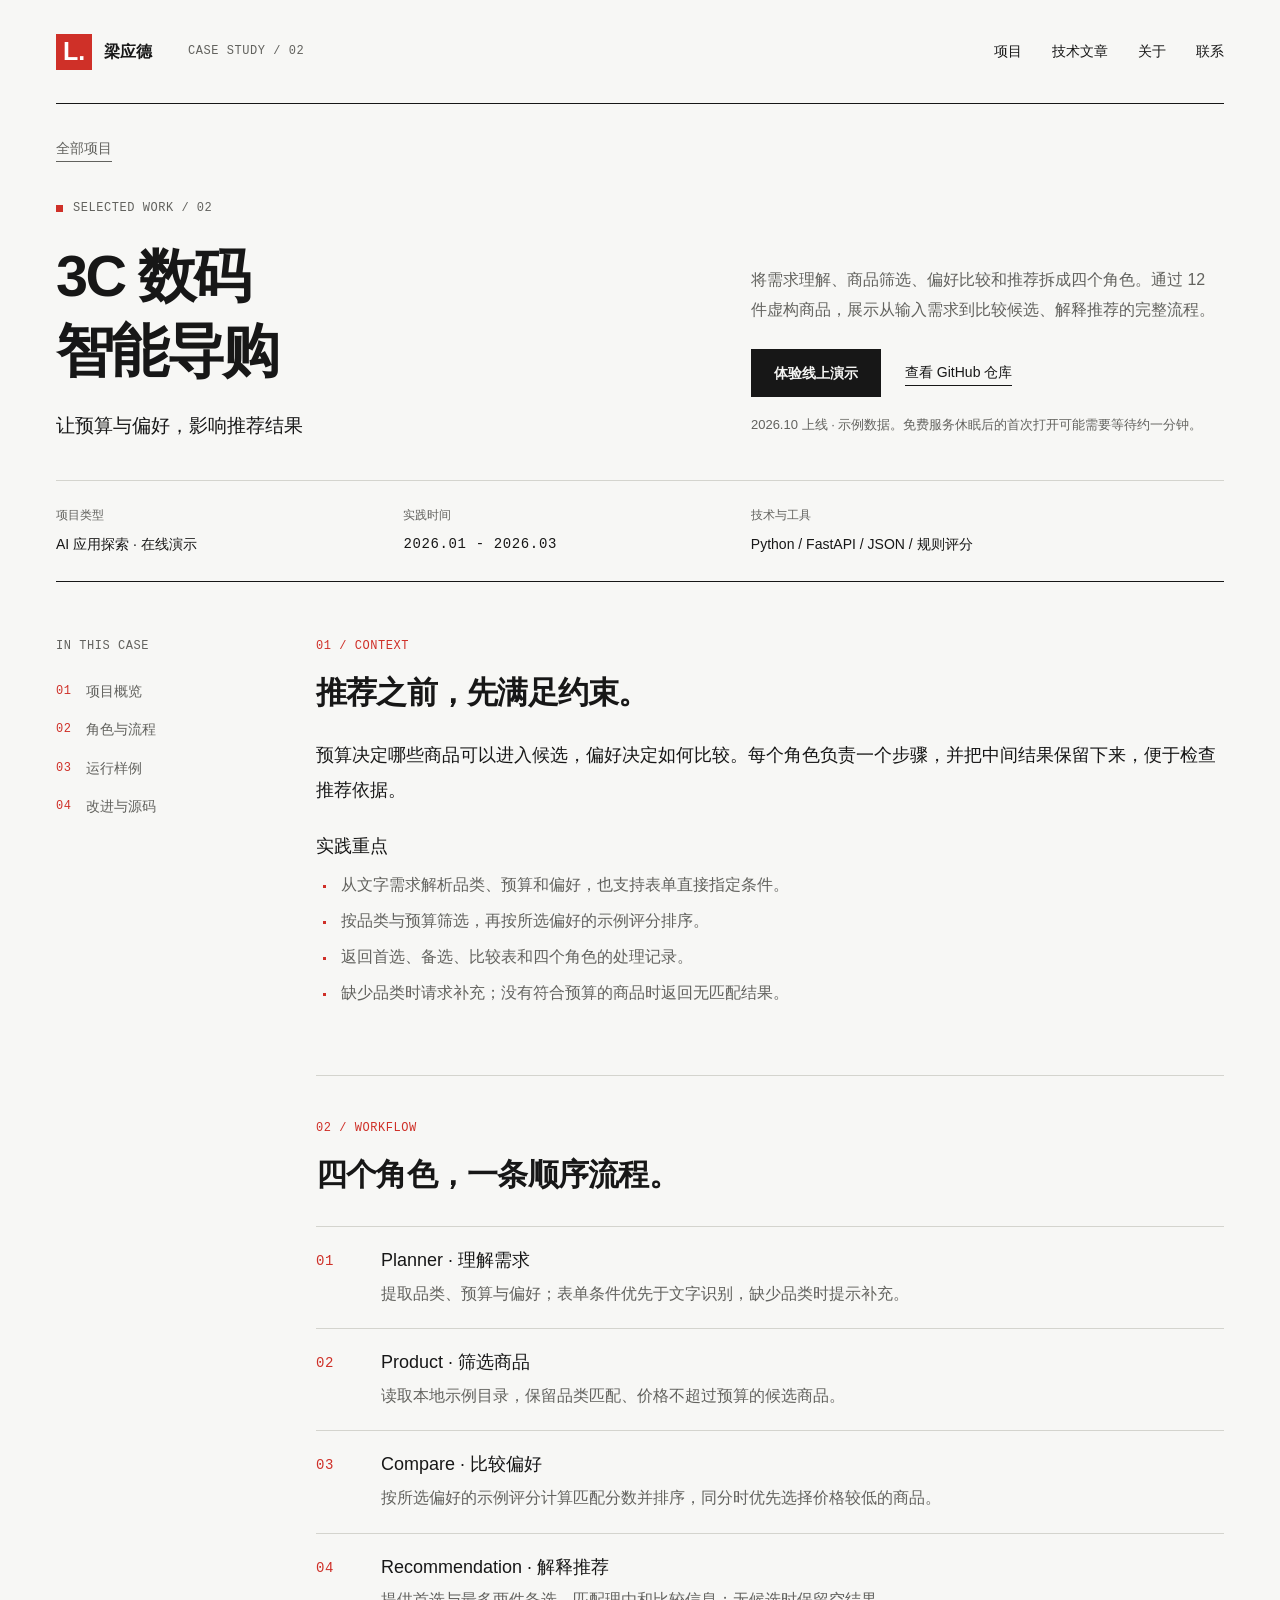
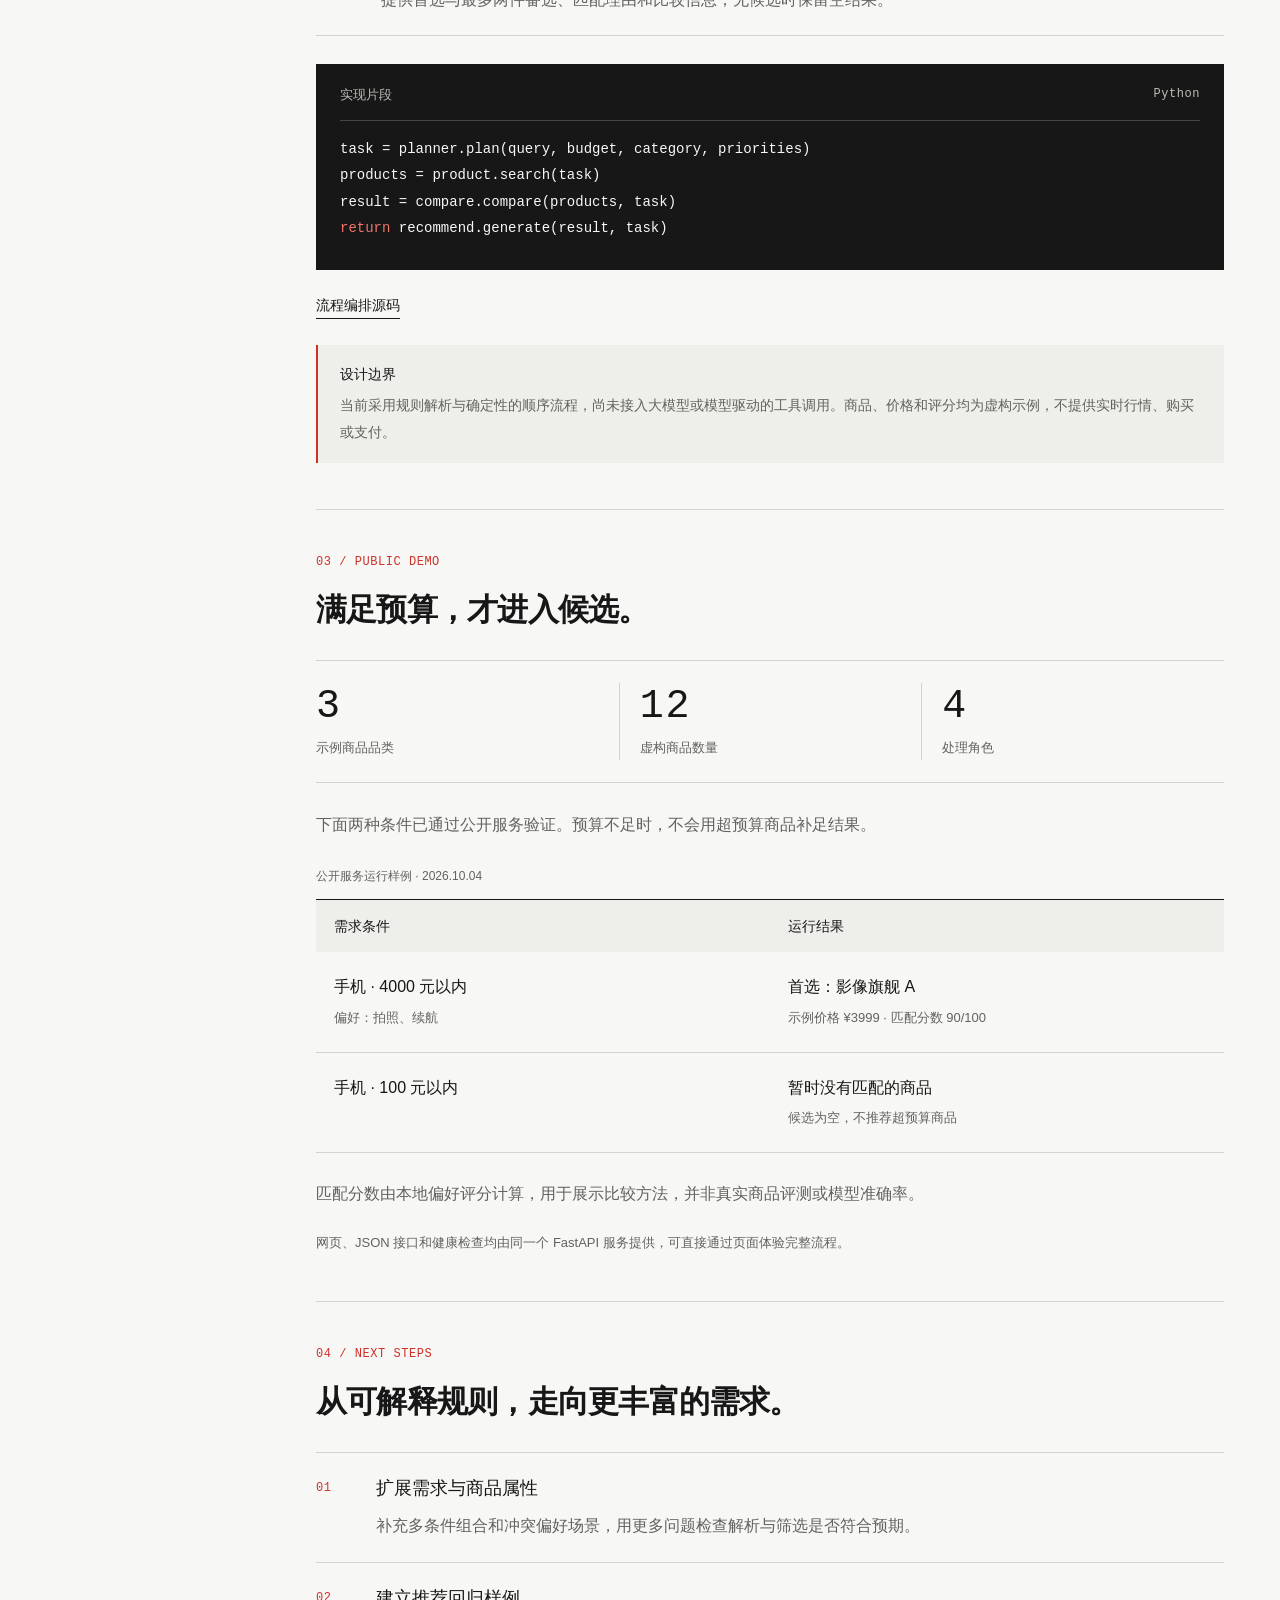
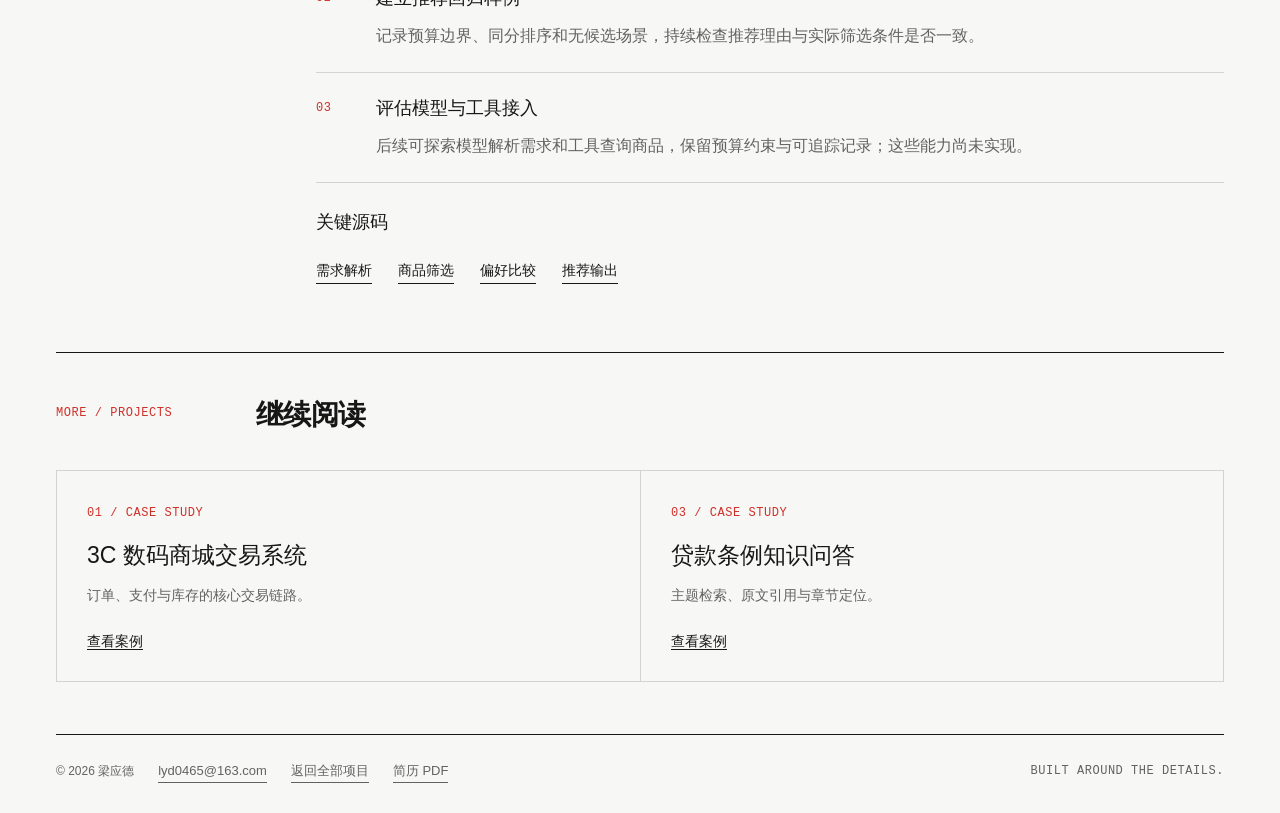
<file: public/case-shopping.html>
<!doctype html>
<html lang="zh-CN">
<head><meta charset="UTF-8"><meta name="viewport" content="width=device-width, initial-scale=1.0"><meta name="description" content="将需求理解、商品筛选、偏好比较和推荐拆成四个角色。通过 12 件虚构商品，展示从输入需求到比较候选、解释推荐的完整流程。"><meta name="theme-color" content="#f7f7f5"><title>3C 数码智能导购 · 梁应德作品集</title><link rel="icon" href="./favicon.svg" type="image/svg+xml"><link rel="stylesheet" href="./styles.css"><link rel="stylesheet" href="./case-studies.css"></head>
<body><a class="skip-link" href="#main">跳到主要内容</a><div class="page-shell"><header class="site-header"><a class="brand" href="./index.html" aria-label="梁应德，返回首页"><span class="brand-mark" aria-hidden="true">L.</span><span>梁应德</span></a><span class="header-edition mono">CASE STUDY / 02</span><nav aria-label="主导航"><a href="./index.html#projects">项目</a><a href="./index.html#writing">技术文章</a><a href="./index.html#about">关于</a><a href="./index.html#contact">联系</a></nav></header>
<main id="main">
<section class="case-hero" aria-labelledby="case-title"><a class="text-link case-back" href="./index.html#projects">全部项目</a><p class="eyebrow mono"><span class="red-square" aria-hidden="true"></span>SELECTED WORK / 02</p><div class="case-hero-grid"><div><h1 id="case-title">3C 数码<br>智能导购</h1><p class="case-subtitle">让预算与偏好，影响推荐结果</p></div><div class="case-hero-intro"><p>将需求理解、商品筛选、偏好比较和推荐拆成四个角色。通过 12 件虚构商品，展示从输入需求到比较候选、解释推荐的完整流程。</p><div class="case-actions"><a class="button button-primary" href="https://lyd-shop.onrender.com" target="_blank" rel="noopener noreferrer">体验线上演示<span class="sr-only">，在新标签页打开</span></a><a class="text-link" href="https://github.com/liangyingde007/multi-agent-shopping-assistant" target="_blank" rel="noopener noreferrer">查看 GitHub 仓库<span class="sr-only">，在新标签页打开</span></a></div><p class="demo-note">2026.10 上线 · 示例数据。免费服务休眠后的首次打开可能需要等待约一分钟。</p></div></div><dl class="case-meta"><div><dt>项目类型</dt><dd>AI 应用探索 · 在线演示</dd></div><div><dt>实践时间</dt><dd class="mono">2026.01 - 2026.03</dd></div><div><dt>技术与工具</dt><dd>Python / FastAPI / JSON / 规则评分</dd></div></dl></section>
<div class="case-layout"><aside class="case-sidebar"><p class="mono">IN THIS CASE</p><nav aria-label="案例目录"><a href="#overview"><span class="mono">01</span>项目概览</a><a href="#workflow"><span class="mono">02</span>角色与流程</a><a href="#samples"><span class="mono">03</span>运行样例</a><a href="#iteration"><span class="mono">04</span>改进与源码</a></nav></aside><article class="case-content" aria-label="3C 数码智能导购详细说明">
<section class="case-section" id="overview"><p class="case-section-index mono">01 / CONTEXT</p><h2>推荐之前，先满足约束。</h2><p class="case-lead">预算决定哪些商品可以进入候选，偏好决定如何比较。每个角色负责一个步骤，并把中间结果保留下来，便于检查推荐依据。</p><h3>实践重点</h3><ul class="case-list"><li>从文字需求解析品类、预算和偏好，也支持表单直接指定条件。</li><li>按品类与预算筛选，再按所选偏好的示例评分排序。</li><li>返回首选、备选、比较表和四个角色的处理记录。</li><li>缺少品类时请求补充；没有符合预算的商品时返回无匹配结果。</li></ul></section>
<section class="case-section" id="workflow"><p class="case-section-index mono">02 / WORKFLOW</p><h2>四个角色，一条顺序流程。</h2><ol class="role-flow" aria-label="导购处理顺序"><li><span class="mono role-number">01</span><div><h3>Planner · 理解需求</h3><p>提取品类、预算与偏好；表单条件优先于文字识别，缺少品类时提示补充。</p></div></li><li><span class="mono role-number">02</span><div><h3>Product · 筛选商品</h3><p>读取本地示例目录，保留品类匹配、价格不超过预算的候选商品。</p></div></li><li><span class="mono role-number">03</span><div><h3>Compare · 比较偏好</h3><p>按所选偏好的示例评分计算匹配分数并排序，同分时优先选择价格较低的商品。</p></div></li><li><span class="mono role-number">04</span><div><h3>Recommendation · 解释推荐</h3><p>提供首选与最多两件备选、匹配理由和比较信息；无候选时保留空结果。</p></div></li></ol><div class="case-code"><div class="code-heading"><span>实现片段</span><span class="mono">Python</span></div><pre tabindex="0" aria-label="Python 代码，可横向滚动"><code>task = planner.plan(query, budget, category, priorities)
products = product.search(task)
result = compare.compare(products, task)
<span class="sql-keyword">return</span> recommend.generate(result, task)</code></pre></div><div class="source-links"><a class="text-link" href="https://github.com/liangyingde007/multi-agent-shopping-assistant/blob/main/workflow/graph.py" target="_blank" rel="noopener noreferrer">流程编排源码<span class="sr-only">，在新标签页打开</span></a></div><div class="case-boundary"><h3>设计边界</h3><p>当前采用规则解析与确定性的顺序流程，尚未接入大模型或模型驱动的工具调用。商品、价格和评分均为虚构示例，不提供实时行情、购买或支付。</p></div></section>
<section class="case-section" id="samples"><p class="case-section-index mono">03 / PUBLIC DEMO</p><h2>满足预算，才进入候选。</h2><div class="sample-metrics"><div><strong class="mono">3</strong><span>示例商品品类</span></div><div><strong class="mono">12</strong><span>虚构商品数量</span></div><div><strong class="mono">4</strong><span>处理角色</span></div></div><p>下面两种条件已通过公开服务验证。预算不足时，不会用超预算商品补足结果。</p><div class="sample-table-wrap" tabindex="0" aria-label="导购样例结果表，可横向滚动"><table class="sample-table"><caption>公开服务运行样例 · 2026.10.04</caption><thead><tr><th scope="col">需求条件</th><th scope="col">运行结果</th></tr></thead><tbody><tr><td>手机 · 4000 元以内<br><span class="result-meta">偏好：拍照、续航</span></td><td>首选：影像旗舰 A<br><span class="result-meta">示例价格 ¥3999 · 匹配分数 90/100</span></td></tr><tr><td>手机 · 100 元以内</td><td>暂时没有匹配的商品<br><span class="result-meta">候选为空，不推荐超预算商品</span></td></tr></tbody></table></div><p>匹配分数由本地偏好评分计算，用于展示比较方法，并非真实商品评测或模型准确率。</p><p class="case-note">网页、JSON 接口和健康检查均由同一个 FastAPI 服务提供，可直接通过页面体验完整流程。</p></section>
<section class="case-section" id="iteration"><p class="case-section-index mono">04 / NEXT STEPS</p><h2>从可解释规则，走向更丰富的需求。</h2><ol class="iteration-list"><li><span class="mono">01</span><div><h3>扩展需求与商品属性</h3><p>补充多条件组合和冲突偏好场景，用更多问题检查解析与筛选是否符合预期。</p></div></li><li><span class="mono">02</span><div><h3>建立推荐回归样例</h3><p>记录预算边界、同分排序和无候选场景，持续检查推荐理由与实际筛选条件是否一致。</p></div></li><li><span class="mono">03</span><div><h3>评估模型与工具接入</h3><p>后续可探索模型解析需求和工具查询商品，保留预算约束与可追踪记录；这些能力尚未实现。</p></div></li></ol><h3>关键源码</h3><div class="source-links"><a class="text-link" href="https://github.com/liangyingde007/multi-agent-shopping-assistant/blob/main/agents/planner_agent.py" target="_blank" rel="noopener noreferrer">需求解析<span class="sr-only">，在新标签页打开</span></a><a class="text-link" href="https://github.com/liangyingde007/multi-agent-shopping-assistant/blob/main/agents/product_agent.py" target="_blank" rel="noopener noreferrer">商品筛选<span class="sr-only">，在新标签页打开</span></a><a class="text-link" href="https://github.com/liangyingde007/multi-agent-shopping-assistant/blob/main/agents/compare_agent.py" target="_blank" rel="noopener noreferrer">偏好比较<span class="sr-only">，在新标签页打开</span></a><a class="text-link" href="https://github.com/liangyingde007/multi-agent-shopping-assistant/blob/main/agents/recommendation_agent.py" target="_blank" rel="noopener noreferrer">推荐输出<span class="sr-only">，在新标签页打开</span></a></div></section></article></div>
<section class="other-cases" aria-labelledby="other-title"><div class="section-heading"><p class="section-index mono">MORE / PROJECTS</p><h2 id="other-title">继续阅读</h2></div><div class="other-case-grid"><a href="./case-mall.html" class="other-case"><span class="mono">01 / CASE STUDY</span><h3>3C 数码商城交易系统</h3><p>订单、支付与库存的核心交易链路。</p><span class="other-case-label">查看案例</span></a><a href="./case-loan.html" class="other-case"><span class="mono">03 / CASE STUDY</span><h3>贷款条例知识问答</h3><p>主题检索、原文引用与章节定位。</p><span class="other-case-label">查看案例</span></a></div></section>
</main><footer class="site-footer"><span>© 2026 梁应德</span><a class="text-link" href="mailto:lyd0465@163.com">lyd0465@163.com</a><a class="text-link" href="./index.html#projects">返回全部项目</a><a class="text-link" href="./files/resume-liang-yingde.pdf" download="LiangYingde-Resume.pdf">简历 PDF<span class="sr-only">，精简公开版</span></a><span class="mono">BUILT AROUND THE DETAILS.</span></footer></div></body></html>
</file>
<file: public/styles.css>
@charset "UTF-8";
:root{--paper:#f7f7f5;--ink:#171717;--muted:#62625e;--line:#d4d4ce;--accent:#cf3028;--soft:#eeeeea;--sans:Inter,"Helvetica Neue",Arial,"PingFang SC","Microsoft YaHei",sans-serif;--mono:"SFMono-Regular",Consolas,"Liberation Mono",monospace}
*{box-sizing:border-box}
html{scroll-behavior:smooth;scroll-padding-top:24px}
body{margin:0;background:var(--paper);color:var(--ink);font-family:var(--sans);font-size:16px;line-height:1.75;-webkit-font-smoothing:antialiased}
a{color:inherit;text-decoration:none}
button,a{-webkit-tap-highlight-color:transparent}
a:focus-visible,summary:focus-visible{outline:3px solid var(--accent);outline-offset:6px}
::selection{background:var(--accent);color:#fff}
h1,h2,h3,p{margin:0}
ul,ol{margin:0;padding:0;list-style:none}
.page-shell{width:min(1320px,calc(100% - 112px));margin:0 auto}
.mono{font-family:var(--mono);font-weight:400;letter-spacing:.045em}
.sr-only{position:absolute;width:1px;height:1px;padding:0;margin:-1px;overflow:hidden;clip:rect(0,0,0,0);white-space:nowrap;border:0}
.skip-link{position:fixed;top:16px;left:16px;padding:10px 18px;background:var(--ink);color:#fff;transform:translateY(-150%);z-index:20}
.skip-link:focus{transform:translateY(0)}
.site-header{display:flex;align-items:center;gap:36px;min-height:104px;border-bottom:1px solid var(--ink)}
.brand{display:inline-flex;align-items:center;gap:12px;font-weight:700;font-size:16px;white-space:nowrap}
.brand-mark{display:grid;place-items:center;width:36px;height:36px;background:var(--accent);color:#fff;font-size:25px;line-height:1;font-family:Arial,sans-serif;font-weight:700}
.header-edition{font-size:12px;color:var(--muted)}
.site-header nav{display:flex;flex-wrap:wrap;gap:30px;margin-left:auto;font-size:14px}
.site-header nav a{position:relative;padding:8px 0}
.site-header nav a:hover,.text-link:hover{color:var(--accent)}
.site-header nav a::after{content:"";position:absolute;height:1px;background:currentColor;left:0;right:0;bottom:3px;transform:scaleX(0);transform-origin:left;transition:transform .2s}
.site-header nav a:hover::after{transform:scaleX(1)}
.hero{display:grid;grid-template-columns:1.45fr 1fr;column-gap:80px;padding-top:66px}
.eyebrow{display:flex;align-items:center;gap:10px;font-size:12px;color:var(--muted)}
.red-square{display:inline-block;width:7px;height:7px;background:var(--accent);flex:none}
.hero h1{font-size:clamp(72px,8.8vw,126px);font-weight:700;line-height:1.2;letter-spacing:-.065em;margin:24px 0 20px;white-space:nowrap}
.name-period{color:var(--accent);margin-left:.05em}
.hero-role{font-size:20px;letter-spacing:.025em;font-weight:500}
.hero-role>span{color:#aaa;margin:0 5px}
.hero-intro{align-self:end;padding-bottom:8px;max-width:390px}
.hero-intro>p{font-size:16px;color:var(--muted);line-height:1.9}
.hero-actions{display:flex;flex-wrap:wrap;align-items:center;gap:18px 27px;margin-top:30px}
.button{display:inline-flex;align-items:center;justify-content:center;min-height:48px;padding:10px 23px;font-size:14px;font-weight:600;transition:background .18s}
.button-primary{background:var(--ink);color:var(--paper)}
.button-primary:hover{background:var(--accent)}
.text-link{display:inline-block;border-bottom:1px solid currentColor;font-size:14px;line-height:1.7;transition:color .18s}
.hero-meta{grid-column:1/-1;display:flex;flex-wrap:wrap;align-items:center;gap:24px;padding:26px 0;margin-top:57px;border-top:1px solid var(--line);font-size:13px;color:var(--muted)}
.hero-meta strong{color:var(--ink);font-weight:600}
.hero-meta>span:last-child{margin-left:auto;font-size:12px}
.meta-separator{color:#aaa;margin:0 10px}
.section-block{padding:52px 0 60px;border-top:1px solid var(--ink)}
.section-heading{display:grid;grid-template-columns:200px 1fr;align-items:start;margin-bottom:36px}
.section-index{font-size:12px;color:var(--accent);padding-top:8px}
.section-heading h2{display:flex;align-items:baseline;justify-content:space-between;gap:20px;font-size:28px;letter-spacing:-.02em;line-height:1.4;font-weight:600}
.heading-note{font-size:14px;font-weight:400;color:var(--muted);letter-spacing:0}
.featured-project{display:grid;grid-template-columns:minmax(0,1fr) minmax(0,1.15fr);border:1px solid var(--line);background:#fff}
.project-main{padding:36px 40px 40px}
.project-kicker{display:flex;align-items:center;gap:18px;color:var(--muted);font-size:13px;margin-bottom:22px}
.project-number{color:var(--accent);font-size:14px}
.project-main h3{font-size:38px;font-weight:600;letter-spacing:-.03em;line-height:1.4}
.project-description{max-width:400px;color:var(--muted);margin:20px 0 22px;font-size:16px;line-height:1.8}
.tags{display:flex;flex-wrap:wrap;gap:7px;margin-bottom:26px}
.tags li{font-size:12px;line-height:1.5;padding:4px 8px;border:1px solid var(--line);color:var(--muted);font-family:var(--mono)}
.project-detail{border-left:1px solid var(--line);padding:36px 32px 28px;background:var(--soft)}
.detail-topline{display:flex;flex-wrap:wrap;justify-content:space-between;gap:12px;font-size:12px;color:var(--muted)}
.transaction-flow{display:grid;grid-template-columns:repeat(3,minmax(0,1fr));margin:36px 0 31px;border-top:1px solid var(--ink);border-bottom:1px solid var(--ink)}
.transaction-flow li{position:relative;display:flex;flex-direction:column;gap:7px;padding:18px 13px 22px}
.transaction-flow li:first-child{padding-left:0}
.transaction-flow li+li{border-left:1px solid var(--line)}
.flow-step{font-size:12px;color:var(--accent)}
.transaction-flow strong{font-size:16px;font-weight:600}
.transaction-flow li>span:last-child{font-size:12px;color:var(--muted);line-height:1.6}
.engineering-points{margin:0}
.engineering-points>div{display:grid;grid-template-columns:120px 1fr;gap:12px;padding:11px 0;border-bottom:1px solid var(--line)}
.engineering-points dt{font-size:14px;color:var(--ink);font-weight:500}
.engineering-points dd{margin:0;font-size:13px;color:var(--muted)}
.project-footnote{margin-top:18px;font-size:12px;color:var(--muted)}
.project-links{display:flex;flex-wrap:wrap;gap:22px}
.secondary-projects{display:grid;grid-template-columns:repeat(2,minmax(0,1fr));border:1px solid var(--line);border-top:0}
.secondary-project{display:flex;flex-direction:column;padding:32px 36px 30px}
.secondary-project+.secondary-project{border-left:1px solid var(--line)}
.secondary-project .project-kicker{margin-bottom:16px;gap:16px}
.project-date{margin-left:auto;font-size:12px}
.secondary-project h3{font-size:27px;line-height:1.5;font-weight:600;letter-spacing:-.02em}
.secondary-project .project-description{max-width:none;margin:15px 0 23px}
.prototype-flow{display:flex;align-items:center;gap:8px;padding:15px 0;border-top:1px solid var(--line);border-bottom:1px solid var(--line)}
.prototype-flow>span{font-size:14px;flex:1;line-height:1.5}
.prototype-flow>span+span::before{content:"/";color:var(--accent);margin-right:14px;font-family:var(--mono)}
.prototype-note{font-size:13px;color:var(--muted);margin:15px 0 24px;line-height:1.8}
.project-card-bottom{display:flex;flex-wrap:wrap;align-items:center;justify-content:space-between;gap:16px;margin-top:auto}
.project-card-bottom .tags{margin:0}
.project-demo{display:flex;flex-wrap:wrap;align-items:center;gap:12px 18px;margin:0 0 26px}
.project-demo>span{font-size:13px;color:var(--muted)}
.engineering-panel{display:grid;grid-template-columns:minmax(0,1fr) minmax(0,1.15fr);gap:40px 65px;background:var(--ink);color:var(--paper);padding:44px 44px 32px}
.engineering-panel>*{min-width:0}
.engineering-copy .eyebrow{font-size:12px;color:#9c9c96}
.engineering-copy h3{font-size:40px;line-height:1.5;font-weight:500;letter-spacing:-.02em;margin:22px 0 20px}
.engineering-copy h3>span{color:#f1746d}
.engineering-copy>p:not(.eyebrow){color:#bcbcb5;font-size:16px;line-height:1.9;max-width:360px;margin-bottom:23px}
.engineering-panel .text-link:hover{color:#f1746d}
.payment-diagram{margin:0;align-self:center}
.payment-diagram figcaption{font-size:12px;color:#9c9c96;margin-bottom:22px}
.diagram-node{display:flex;flex-direction:column;align-items:center;border:1px solid #565652;padding:17px 14px;gap:4px;text-align:center;background:#20201f}
.diagram-label{color:#aaa;font-size:14px}
.diagram-node strong{font-size:17px;font-weight:500}
.diagram-node>span:last-child{font-size:13px;color:#bcbcb5}
.diagram-condition{border-color:#b6625c}
.diagram-connector{width:1px;height:22px;background:#85857b;margin:auto;position:relative}
.diagram-connector::after{content:"";position:absolute;bottom:0;left:-3px;width:7px;height:7px;border-right:1px solid #85857b;border-bottom:1px solid #85857b;transform:rotate(45deg)}
.diagram-branches{display:grid;grid-template-columns:repeat(2,minmax(0,1fr));gap:14px;padding-top:30px;position:relative}
.diagram-branches::before{content:"";position:absolute;width:50%;height:16px;top:14px;left:25%;border:1px solid #85857b;border-bottom:0}
.diagram-branches::after{content:"";position:absolute;top:0;height:14px;left:50%;border-left:1px solid #85857b}
.diagram-result{display:flex;flex-direction:column;align-items:center;gap:8px;border:1px solid #565652;text-align:center;padding:17px 10px 18px}
.result-count{font-size:12px;color:#f1746d;letter-spacing:0}
.diagram-result strong{font-size:16px;font-weight:500}
.diagram-result>span:last-child{font-size:12px;color:#bcbcb5}
.diagram-caption{color:#aaa99f;font-size:12px;line-height:1.8;margin-top:18px}
.sql-detail{grid-column:1/-1;border-top:1px solid #454541}
.sql-detail summary{display:flex;align-items:center;gap:16px;padding:18px 0 4px;cursor:pointer;font-size:14px;list-style:none}
.sql-detail summary::-webkit-details-marker{display:none}
.sql-language{font-size:12px;color:#aaa99f}
.disclosure-sign{margin-left:auto;width:14px;height:14px;position:relative}
.disclosure-sign::before,.disclosure-sign::after{content:"";position:absolute;background:#bcbcb5}
.disclosure-sign::before{width:14px;height:1px;top:6px}
.disclosure-sign::after{width:1px;height:14px;left:6px}
.sql-detail[open] .disclosure-sign::after{display:none}
.sql-content{display:flex;align-items:end;justify-content:space-between;gap:20px;margin-top:15px}
.sql-content pre{margin:0;min-width:0;overflow-x:auto;max-width:100%;padding:0 0 5px;font-family:var(--mono);font-size:13px;line-height:1.9;color:#e2e2dc;tab-size:2}
.sql-content code{font:inherit}
.sql-keyword{color:#f1746d}
.sql-content .text-link{white-space:nowrap;margin-bottom:5px;font-size:13px}
.article-list{border-top:1px solid var(--line)}
.article-row{display:grid;grid-template-columns:80px 1fr 140px;align-items:start;gap:22px;padding:27px 0 26px;border-bottom:1px solid var(--line);transition:color .18s}
.article-number{padding-top:3px;font-size:12px;color:var(--muted)}
.article-row h3{font-size:21px;line-height:1.5;font-weight:500;margin-bottom:7px}
.article-row p{font-size:16px;color:var(--muted);max-width:760px;line-height:1.85}
.article-topic{font-size:13px;color:var(--muted);text-align:right;padding-top:3px}
.article-source{display:block;font-size:12px;color:#90908a;margin-top:7px}
.article-row:hover h3{color:var(--accent)}
.article-row:hover .article-number{color:var(--accent)}
.about-grid{display:grid;grid-template-columns:1.3fr 1fr;gap:100px}
.about-intro .about-lead{font-size:28px;line-height:1.6;letter-spacing:-.02em;margin-bottom:23px;color:var(--ink)}
.about-intro>p{font-size:16px;line-height:1.9;color:var(--muted);margin-bottom:15px}
.small-heading{font-size:12px;color:var(--muted)}
.education-item{padding:19px 0 20px;border-bottom:1px solid var(--line)}
.education-date{font-size:12px;color:var(--muted)}
.education-item h3{font-size:22px;font-weight:500;line-height:1.5;margin:9px 0 5px}
.education-item>p{font-size:14px;color:var(--muted)}
.education-label{font-size:12px;color:var(--accent);margin-left:15px}
.capability-grid{display:grid;grid-template-columns:repeat(4,1fr);border-top:1px solid var(--line);margin:38px 0 0;padding-top:25px}
.capability-grid>div{padding:0 20px;border-left:1px solid var(--line)}
.capability-grid>div:first-child{border-left:0;padding-left:0}
.capability-grid dt{font-size:14px;font-weight:500;margin-bottom:8px}
.capability-grid dd{margin:0;font-size:13px;color:var(--muted);line-height:1.9}
.contact-section{padding-bottom:54px}
.contact-content{margin-left:200px}
.contact-content>p{font-size:16px;color:var(--muted);line-height:1.9}
.contact-email{display:inline-block;font-size:clamp(28px,4.5vw,62px);line-height:1.5;letter-spacing:-.04em;border-bottom:2px solid var(--ink);margin:18px 0 26px;font-weight:500;transition:color .18s,border-color .18s;overflow-wrap:anywhere}
.contact-email:hover{color:var(--accent);border-color:var(--accent)}
.contact-links{display:flex;flex-wrap:wrap;gap:16px 28px}
.site-footer{display:flex;flex-wrap:wrap;align-items:center;gap:24px;border-top:1px solid var(--ink);padding:25px 0 30px;font-size:12px;color:var(--muted)}
.site-footer .text-link{font-size:13px}
.site-footer>span:last-child{margin-left:auto;font-size:12px}
@media(min-width:1600px){.hero h1{font-size:138px}.hero{padding-top:80px;padding-bottom:0}.hero-meta{margin-top:70px}}
@media(max-width:1050px){.page-shell{width:calc(100% - 64px)}.hero{column-gap:36px;grid-template-columns:1.2fr 1fr}.hero h1{font-size:86px}.hero-role{font-size:17px}.section-heading{grid-template-columns:160px 1fr}.project-main{padding:30px}.project-main h3{font-size:33px}.project-detail{padding:30px 24px}.engineering-points>div{grid-template-columns:105px 1fr}.transaction-flow li{padding-right:8px;padding-left:8px}.transaction-flow strong{font-size:15px}.hero-meta>span:last-child{display:none}.secondary-project{padding:28px}.secondary-project .project-kicker{flex-wrap:wrap;gap:4px 14px}.project-date{width:100%;margin-left:30px}.secondary-project h3{font-size:25px}.prototype-flow>span+span::before{margin-right:8px}.engineering-panel{padding:34px 30px 28px;gap:32px}.engineering-copy h3{font-size:34px}.diagram-result{padding:15px 7px}.about-grid{gap:50px}.capability-grid>div{padding:0 15px}.contact-content{margin-left:160px}}
@media(max-width:760px){.page-shell{width:calc(100% - 40px)}.site-header{min-height:80px;gap:20px;flex-wrap:wrap;padding:20px 0}.header-edition{display:none}.site-header nav{gap:20px}.hero{grid-template-columns:1fr;padding-top:42px;row-gap:28px}.hero h1{font-size:clamp(70px,15vw,104px);margin:22px 0 18px}.hero-role{font-size:18px}.hero-intro{max-width:520px}.hero-actions{margin-top:22px}.hero-meta{margin-top:12px;gap:10px 24px;padding:20px 0}.hero-meta>span:nth-child(2){font-size:12px}.section-block{padding:36px 0 40px}.section-heading{grid-template-columns:1fr;gap:12px;margin-bottom:26px}.section-index{padding-top:0}.section-heading h2{font-size:26px;flex-wrap:wrap;gap:6px 18px}.heading-note{font-size:13px}.featured-project{grid-template-columns:1fr}.project-main{padding:27px 24px 30px}.project-main h3{font-size:34px}.project-description{max-width:none}.project-detail{border-left:0;border-top:1px solid var(--line);padding:26px 24px}.detail-topline{font-size:12px}.engineering-points>div{grid-template-columns:106px 1fr}.secondary-projects{grid-template-columns:1fr}.secondary-project{padding:27px 24px 28px}.secondary-project+.secondary-project{border-left:0;border-top:1px solid var(--line)}.secondary-project .project-kicker{gap:6px 14px}.project-date{width:auto;margin-left:auto}.secondary-project h3{font-size:26px}.engineering-panel{grid-template-columns:minmax(0,1fr);padding:28px 24px 24px;gap:32px}.engineering-copy h3{font-size:34px;margin-top:17px}.engineering-copy>p:not(.eyebrow){max-width:none}.payment-diagram{width:100%;max-width:520px;margin:0 auto}.sql-content{flex-direction:column;align-items:start;gap:15px}.sql-content pre{width:100%;font-size:12px}.article-row{grid-template-columns:30px 1fr;gap:14px;padding:22px 0}.article-row h3{font-size:19px}.article-row p{font-size:16px}.article-topic{grid-column:2;text-align:left;display:flex;gap:18px;font-size:12px;padding-top:0}.article-source{margin:0}.about-grid{grid-template-columns:1fr;gap:28px}.about-intro .about-lead{font-size:26px}.education-item{display:grid;grid-template-columns:1fr auto;gap:5px 15px}.education-date{grid-column:1/-1}.education-item h3{font-size:21px;margin:4px 0}.education-item>p{align-self:center}.capability-grid{grid-template-columns:1fr 1fr;gap:24px 0;padding-top:24px;margin-top:28px}.capability-grid>div:nth-child(3){border-left:0;padding-left:0}.capability-grid>div:nth-child(even){padding-right:0}.capability-grid dd{font-size:13px}.contact-content{margin-left:0}.contact-email{font-size:clamp(24px,6.9vw,40px)}.desktop-break{display:none}.site-footer{gap:14px 24px}.site-footer>span:last-child{width:100%;margin-left:0}}
@media(max-width:520px){.site-header nav{width:100%;margin-left:0;justify-content:space-between;gap:16px;font-size:14px}.site-header{gap:12px;min-height:0}.site-header nav a{padding:6px 0}.hero{padding-top:32px}.hero-meta>span:nth-child(2){width:100%}.project-card-bottom{align-items:start}.project-card-bottom .tags{width:100%}.project-date{width:100%;margin-left:30px}.engineering-copy h3{font-size:31px}.diagram-node strong{font-size:15px}.diagram-result strong{font-size:15px}.diagram-result>span:last-child{font-size:12px}.result-count{font-size:12px}.diagram-caption{font-size:12px}}
@media(max-width:380px){.brand{font-size:14px;gap:8px}.brand-mark{width:32px;height:32px}.hero h1{font-size:68px}.hero-role{font-size:16px}.eyebrow{font-size:12px}.hero-actions{gap:21px}.project-main,.project-detail,.secondary-project{padding-left:20px;padding-right:20px}.project-main h3{font-size:30px}.engineering-points>div{grid-template-columns:1fr;gap:2px}.engineering-panel{padding-left:18px;padding-right:18px}.diagram-branches{gap:8px}.result-count{font-size:12px}.diagram-result strong{font-size:14px}.education-item{grid-template-columns:1fr}.education-item>p{grid-column:1}.capability-grid{grid-template-columns:1fr;gap:22px}.capability-grid>div{border-left:0;padding-left:0}}
@media(prefers-reduced-motion:reduce){html{scroll-behavior:auto}*{transition:none!important}}
</file>
<file: public/case-studies.css>
@charset "UTF-8";
.case-hero { padding: 30px 0 0; }
.case-back { color: var(--muted); margin-bottom: 36px; }
.case-hero-grid { display: grid; grid-template-columns: minmax(0,1.3fr) minmax(0,1fr); gap: 80px; margin: 20px 0 38px; }
.case-hero h1 { font-size: clamp(42px,4.5vw,64px); line-height: 1.3; letter-spacing: -.045em; font-weight: 600; }
.case-subtitle { font-size: 19px; margin-top: 20px; }
.case-hero-intro { align-self: end; padding-bottom: 5px; }
.case-hero-intro p { color: var(--muted); line-height: 1.9; margin-bottom: 24px; }
.case-actions { display: flex; flex-wrap: wrap; align-items: center; gap: 16px 24px; }
.case-hero-intro .demo-note { font-size: 13px; line-height: 1.8; margin: 16px 0 0; }
.case-meta { display: grid; grid-template-columns: 1fr 1fr 1.5fr; border-top: 1px solid var(--line); border-bottom: 1px solid var(--ink); margin: 0; padding: 24px 0; gap: 32px; }
.case-meta dt { font-size: 12px; color: var(--muted); margin-bottom: 6px; }
.case-meta dd { margin: 0; font-size: 14px; line-height: 1.8; }
.case-layout { display: grid; grid-template-columns: 200px minmax(0,1fr); gap: 60px; padding: 54px 0 0; }
.case-sidebar { align-self: start; position: sticky; top: 30px; }
.case-sidebar > p { font-size: 12px; color: var(--muted); margin-bottom: 22px; }
.case-sidebar nav { display: flex; flex-direction: column; gap: 14px; }
.case-sidebar a { display: flex; gap: 15px; align-items: center; font-size: 14px; color: var(--muted); }
.case-sidebar a span { font-size: 12px; color: var(--accent); }
.case-sidebar a:hover { color: var(--accent); }
.case-content { min-width: 0; }
.case-section { padding: 0 0 46px; margin-bottom: 42px; border-bottom: 1px solid var(--line); scroll-margin-top: 24px; }
.case-section:last-child { border: 0; margin-bottom: 0; }
.case-section-index { color: var(--accent); font-size: 12px; margin-bottom: 14px; }
.case-section h2 { font-size: clamp(25px,2.4vw,34px); letter-spacing: -.025em; line-height: 1.5; font-weight: 600; margin-bottom: 22px; }
.case-section h3 { font-size: 18px; font-weight: 500; line-height: 1.6; margin: 25px 0 10px; }
.case-section p { font-size: 16px; line-height: 1.9; margin-bottom: 18px; color: var(--muted); }
.case-section .case-lead { color: var(--ink); font-size: 18px; }
.case-section .case-section-index { font-size: 12px; line-height: 1.7; color: var(--accent); margin-bottom: 14px; }
.case-section code:not(pre code) { font-size: .9em; overflow-wrap: anywhere; font-family: var(--mono); color: var(--ink); }
.case-list { padding-left: 20px; list-style: square; margin: 0 0 22px; }
.case-list li { padding-left: 5px; margin-bottom: 8px; font-size: 16px; color: var(--muted); }
.case-list li::marker { color: var(--accent); font-size: 10px; }
.case-section .case-note { font-size: 13px; line-height: 1.85; margin: 22px 0 0; color: var(--muted); }
.case-flow { display: grid; grid-template-columns: repeat(3,minmax(0,1fr)); border: 1px solid var(--line); margin: 28px 0 32px; }
.case-flow li { padding: 23px 22px; }
.case-flow li+li { border-left: 1px solid var(--line); }
.case-flow .mono { color: var(--accent); font-size: 12px; }
.case-flow h3 { margin: 12px 0 8px; font-size: 18px; }
.case-flow p { margin: 0; font-size: 14px; line-height: 1.8; }
.decision-grid { display: grid; grid-template-columns: repeat(2,minmax(0,1fr)); gap: 35px; margin: 22px 0; }
.decision-grid h3 { margin: 0 0 10px; }
.decision-grid p { margin: 0; }
.case-code { background: var(--ink); color: var(--paper); margin: 24px 0; padding: 20px 24px 22px; min-width: 0; }
.code-heading { display: flex; justify-content: space-between; gap: 20px; color: #bcbcb5; font-size: 13px; border-bottom: 1px solid #454541; padding-bottom: 13px; margin-bottom: 15px; }
.code-heading .mono { font-size: 12px; }
.case-code pre { font-family: var(--mono); font-size: 14px; line-height: 1.9; margin: 0; overflow-x: auto; padding-bottom: 6px; max-width: 100%; }
.case-code code { font: inherit; }
.case-code pre:focus-visible,.sample-table-wrap:focus-visible { outline: 2px solid var(--accent); outline-offset: 5px; }
.source-links { display: flex; flex-wrap: wrap; gap: 12px 26px; margin: 22px 0; }
.case-boundary { border-left: 2px solid var(--accent); background: var(--soft); padding: 18px 22px; margin-top: 26px; }
.case-boundary h3 { margin: 0 0 7px; font-size: 14px; }
.case-boundary p { font-size: 14px; margin: 0; line-height: 1.9; }
.case-state-figure { margin: 28px 0; padding: 26px; background: var(--soft); }
.case-state-figure figcaption { font-size: 12px; color: var(--muted); margin-bottom: 22px; }
.case-state-input { display: flex; flex-direction: column; gap: 8px; border: 1px solid var(--ink); padding: 17px; text-align: center; }
.case-state-input span { font-size: 14px; color: var(--muted); }
.case-state-input strong { font-size: 16px; font-weight: 500; }
.case-state-results { display: grid; grid-template-columns: repeat(2,minmax(0,1fr)); gap: 18px; margin-top: 22px; }
.case-state-results > div { border-top: 2px solid var(--accent); padding-top: 16px; }
.case-state-results .mono { font-size: 12px; color: var(--accent); }
.case-state-results h3 { margin: 9px 0 7px; }
.case-state-results p { font-size: 14px; margin: 0; }
.reading-list { display: flex; flex-direction: column; gap: 12px; }
.role-flow { border-top: 1px solid var(--line); margin: 28px 0; }
.role-flow li { display: grid; grid-template-columns: 50px minmax(0,1fr); gap: 15px; border-bottom: 1px solid var(--line); padding: 19px 0; }
.role-number { color: var(--accent); font-size: 14px; padding-top: 3px; }
.role-flow h3 { margin: 0 0 4px; }
.role-flow p { margin: 0; }
.sample-table-wrap { overflow-x: auto; max-width: 100%; margin: 26px 0; }
.sample-table { width: 100%; border-collapse: collapse; text-align: left; table-layout: fixed; }
.sample-table caption { text-align: left; font-size: 12px; color: var(--muted); margin-bottom: 12px; }
.sample-table th { font-size: 14px; font-weight: 500; padding: 14px 18px; background: var(--soft); border-top: 1px solid var(--ink); }
.sample-table td { padding: 20px 18px; font-size: 16px; line-height: 1.85; border-bottom: 1px solid var(--line); vertical-align: top; overflow-wrap: anywhere; }
.result-meta { color: var(--muted); font-size: 13px; }
.iteration-list { border-top: 1px solid var(--line); margin-top: 27px; }
.iteration-list li { display: grid; grid-template-columns: 45px minmax(0,1fr); gap: 15px; padding: 21px 0; border-bottom: 1px solid var(--line); }
.iteration-list .mono { font-size: 12px; color: var(--accent); padding-top: 4px; }
.iteration-list h3 { margin: 0 0 8px; }
.iteration-list p { margin: 0; }
.module-paths { display: grid; grid-template-columns: repeat(2,minmax(0,1fr)); gap: 22px; margin: 27px 0; }
.module-paths > div { border: 1px solid var(--line); padding: 21px; }
.module-paths .mono { font-size: 12px; color: var(--accent); margin-bottom: 16px; }
.module-paths li { display: flex; flex-direction: column; border-top: 1px solid var(--line); padding: 15px 0 10px; gap: 4px; }
.module-paths strong { font-family: var(--mono); font-size: 15px; font-weight: 400; }
.module-paths li span { font-size: 14px; color: var(--muted); }
.sample-metrics { display: grid; grid-template-columns: repeat(3,minmax(0,1fr)); border-top: 1px solid var(--line); border-bottom: 1px solid var(--line); margin: 27px 0; padding: 22px 0; }
.sample-metrics > div { display: flex; flex-direction: column; gap: 6px; border-left: 1px solid var(--line); padding: 0 20px; }
.sample-metrics > div:first-child { border-left: 0; padding-left: 0; }
.sample-metrics strong { font-size: 40px; font-weight: 400; line-height: 1.2; }
.sample-metrics span { font-size: 13px; color: var(--muted); }
.other-cases { border-top: 1px solid var(--ink); padding: 42px 0 52px; }
.other-case-grid { display: grid; grid-template-columns: repeat(2,minmax(0,1fr)); border: 1px solid var(--line); }
.other-case { padding: 26px 30px; }
.other-case+.other-case { border-left: 1px solid var(--line); }
.other-case>.mono { font-size: 12px; color: var(--accent); }
.other-case h3 { font-size: 23px; font-weight: 500; line-height: 1.5; margin: 13px 0 10px; }
.other-case p { font-size: 14px; color: var(--muted); margin-bottom: 20px; }
.other-case-label { font-size: 14px; border-bottom: 1px solid var(--ink); }
.other-case:hover h3,.other-case:hover .other-case-label { color: var(--accent); }
@media(max-width:1050px) {
 .case-hero-grid { gap: 45px; }
 .case-layout { grid-template-columns: 150px minmax(0,1fr); gap: 35px; }
 .case-meta { gap: 20px; }
 .case-flow li { padding: 20px 15px; }
 .case-hero h1 { font-size: 46px; }
 .case-section h2 { font-size: 29px; }
}
@media(max-width:760px) {
 .case-back { margin-bottom: 25px; }
 .case-hero-grid { grid-template-columns: minmax(0,1fr); gap: 24px; margin: 19px 0 27px; }
 .case-hero h1 { font-size: clamp(34px,7.5vw,48px); }
 .case-subtitle { font-size: 17px; margin-top: 17px; }
 .case-hero-intro p { margin-bottom: 20px; }
 .case-meta { grid-template-columns: repeat(2,minmax(0,1fr)); gap: 18px; padding: 20px 0; }
 .case-meta>div:last-child { grid-column: 1/-1; }
 .case-layout { grid-template-columns: minmax(0,1fr); gap: 35px; padding-top: 29px; }
 .case-sidebar { position: static; padding-bottom: 22px; border-bottom: 1px solid var(--line); }
 .case-sidebar>p { margin-bottom: 14px; }
 .case-sidebar nav { flex-direction: row; flex-wrap: wrap; gap: 12px 22px; }
 .case-sidebar a { gap: 8px; }
 .case-section { padding-bottom: 33px; margin-bottom: 33px; }
 .case-section h2 { font-size: 27px; }
 .case-section .case-lead { font-size: 17px; }
 .decision-grid { gap: 24px; }
 .case-code { padding: 18px 20px; }
 .case-code pre { font-size: 13px; }
 .case-state-figure { padding: 22px; }
 .module-paths { gap: 14px; }
 .other-cases { padding: 32px 0 38px; }
 .other-case { padding: 24px; }
 .other-case h3 { font-size: 21px; }
}
@media(max-width:520px) {
 .case-hero { padding-top: 24px; }
 .case-flow,.decision-grid,.module-paths,.other-case-grid { grid-template-columns: minmax(0,1fr); }
 .case-flow li+li { border-left: 0; border-top: 1px solid var(--line); }
 .case-flow li { padding: 18px 20px; }
 .case-flow h3 { margin-top: 7px; }
 .case-state-figure { padding: 18px; }
 .case-state-results { gap: 12px; }
 .case-state-results h3 { font-size: 16px; }
 .case-state-results .mono { letter-spacing: 0; overflow-wrap: anywhere; }
 .sample-table th,.sample-table td { padding-left: 12px; padding-right: 12px; }
 .sample-table td { font-size: 15px; }
 .sample-metrics strong { font-size: 34px; }
 .sample-metrics > div { padding: 0 12px; }
 .sample-metrics span { font-size: 12px; }
 .case-boundary { padding: 16px 18px; }
 .other-case+.other-case { border-left: 0; border-top: 1px solid var(--line); }
}
</file>
